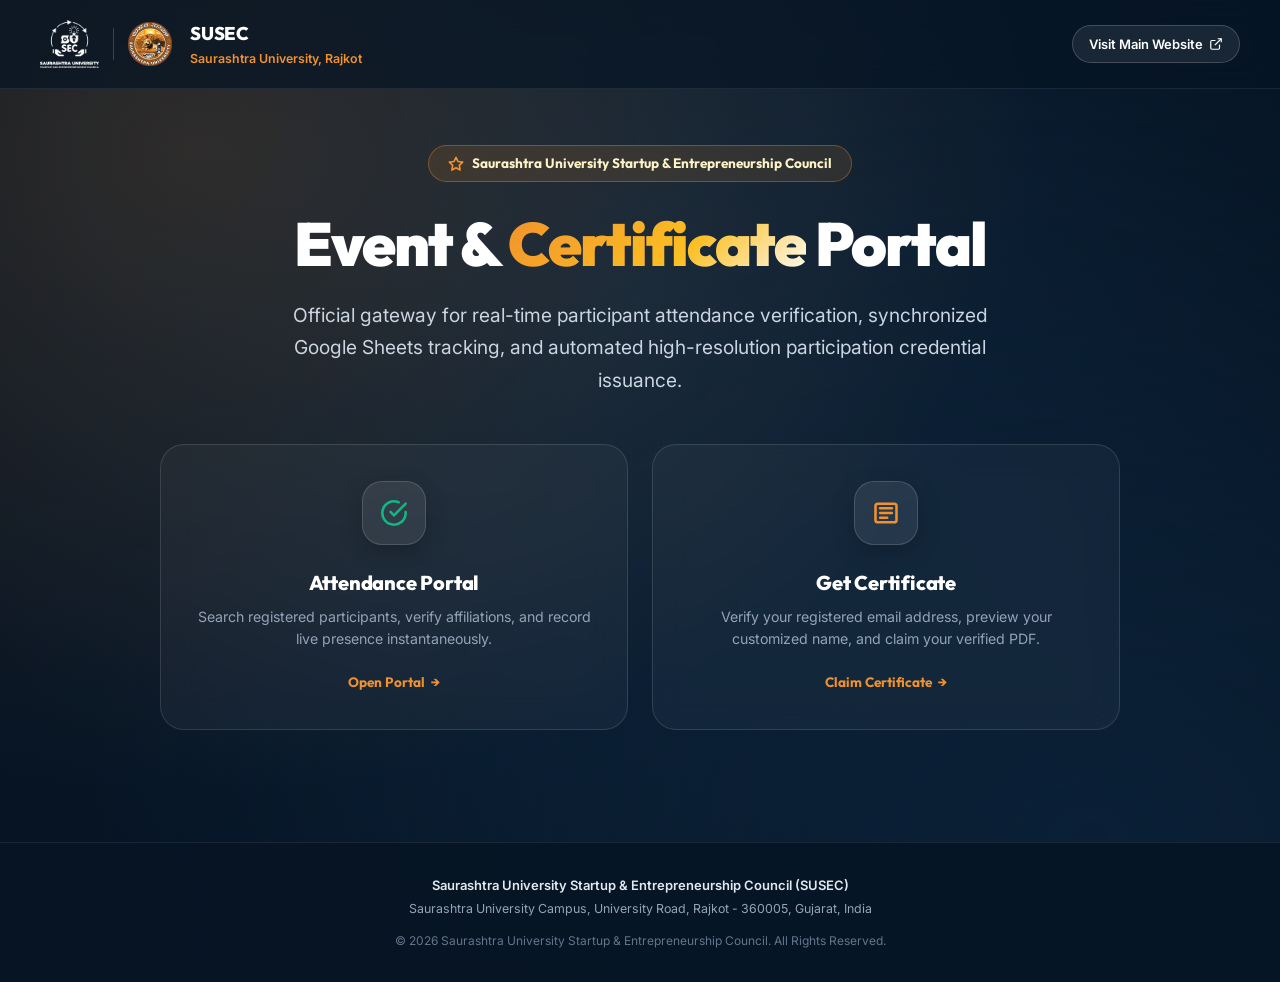
<file: index.html>
<!DOCTYPE html>
<html lang="en">

<head>
  <meta charset="UTF-8">
  <meta name="viewport" content="width=device-width, initial-scale=1.0">
  <title>SUSEC Event &amp; Certificate Portal — Saurashtra University</title>
  <meta name="description"
    content="Saurashtra University Startup &amp; Entrepreneurship Council (SUSEC) Event Attendance Management &amp; Certificate Portal">
  <meta name="referrer" content="strict-origin-when-cross-origin">
  <link rel="icon" type="image/webp" href="assets/img/favicon.webp">
  <link rel="preconnect" href="https://fonts.googleapis.com">
  <link rel="preconnect" href="https://fonts.gstatic.com" crossorigin>
  <link
    href="https://fonts.googleapis.com/css2?family=Outfit:wght@400;500;600;700;800;900&family=Inter:wght@400;500;600;700&display=swap"
    rel="stylesheet">
  <link rel="stylesheet" href="assets/css/styles.css">
  <script>
    if (window.top !== window.self) { window.top.location = window.self.location; }
  </script>
</head>

<body>
  <div class="landing-page">

    <!-- Institutional Top Navigation Bar -->
    <header class="landing-nav">
      <a href="https://susec.ac.in/" target="_blank" rel="noopener noreferrer" class="landing-brand">
        <div class="landing-brand-logos">
          <img src="assets/img/susec-logo-white.webp" alt="SUSEC Logo" class="landing-brand-logo-img">
          <div class="susec-brand-divider" style="background:rgba(255,255,255,0.18)"></div>
          <img src="assets/img/su-logo.webp" alt="Saurashtra University Logo" class="landing-su-crest-img">
        </div>
        <div class="landing-brand-text">
          <span class="landing-brand-name">SUSEC</span>
          <span class="landing-brand-tagline">Saurashtra University, Rajkot</span>
        </div>
      </a>
      <div>
        <a href="https://susec.ac.in/" target="_blank" rel="noopener noreferrer" class="susec-nav-link-btn"
          style="background:rgba(255,255,255,0.08);color:#ffffff;border-color:rgba(255,255,255,0.18)">
          <span>Visit Main Website</span>
          <svg width="14" height="14" viewBox="0 0 24 24" fill="none" stroke="currentColor" stroke-width="2">
            <path d="M18 13v6a2 2 0 0 1-2 2H5a2 2 0 0 1-2-2V8a2 2 0 0 1 2-2h6"></path>
            <polyline points="15 3 21 3 21 9"></polyline>
            <line x1="10" y1="14" x2="21" y2="3"></line>
          </svg>
        </a>
      </div>
    </header>

    <!-- Hero Content -->
    <main class="landing-hero">
      <div class="landing-content">

        <!-- Institutional Pill Badge -->
        <div class="landing-pill">
          <svg width="16" height="16" viewBox="0 0 24 24" fill="none" stroke="currentColor" stroke-width="2.5"
            stroke-linecap="round" stroke-linejoin="round" style="color:var(--susec-orange)">
            <polygon
              points="12 2 15.09 8.26 22 9.27 17 14.14 18.18 21.02 12 17.77 5.82 21.02 7 14.14 2 9.27 8.91 8.26 12 2">
            </polygon>
          </svg>
          <span>Saurashtra University Startup &amp; Entrepreneurship Council</span>
        </div>

        <!-- Heading -->
        <h1>Event &amp; <span>Certificate</span> Portal</h1>
        <p class="landing-desc">
          Official gateway for real-time participant attendance verification, synchronized Google Sheets tracking, and
          automated high-resolution participation credential issuance.
        </p>

        <!-- 3 Gateway Cards -->
        <div class="landing-cards">

          <!-- Attendance Portal Card -->
          <a href="attendance.html" class="landing-card">
            <div class="landing-card-icon">
              <svg width="28" height="28" viewBox="0 0 24 24" fill="none" stroke="#10b981" stroke-width="2.2"
                stroke-linecap="round" stroke-linejoin="round">
                <path d="M22 11.08V12a10 10 0 1 1-5.93-9.14" />
                <polyline points="22 4 12 14.01 9 11.01" />
              </svg>
            </div>
            <div class="landing-card-title">Attendance Portal</div>
            <div class="landing-card-desc">Search registered participants, verify affiliations, and record live presence
              instantaneously.</div>
            <div class="landing-card-action">
              <span>Open Portal</span> &rarr;
            </div>
          </a>

          <!-- Get Certificate Card -->
          <a href="certificate.html" class="landing-card">
            <div class="landing-card-icon">
              <svg width="28" height="28" viewBox="0 0 24 24" fill="none" stroke="#f1912d" stroke-width="2.2"
                stroke-linecap="round" stroke-linejoin="round">
                <rect x="3" y="4" width="18" height="16" rx="2" />
                <line x1="7" y1="8" x2="17" y2="8" />
                <line x1="7" y1="12" x2="17" y2="12" />
                <line x1="7" y1="16" x2="13" y2="16" />
              </svg>
            </div>
            <div class="landing-card-title">Get Certificate</div>
            <div class="landing-card-desc">Verify your registered email address, preview your customized name, and claim
              your verified PDF.</div>
            <div class="landing-card-action">
              <span>Claim Certificate</span> &rarr;
            </div>
          </a>

          <!-- Admin Console Card -->
          <!--
          <a href="admin-login.html" class="landing-card">
            <div class="landing-card-icon">
              <svg width="28" height="28" viewBox="0 0 24 24" fill="none" stroke="#60a5fa" stroke-width="2.2" stroke-linecap="round" stroke-linejoin="round">
                <rect x="3" y="11" width="18" height="11" rx="2" ry="2"/>
                <path d="M7 11V7a5 5 0 0 1 10 0v4"/>
              </svg>
            </div>
            <div class="landing-card-title">Admin Console</div>
            <div class="landing-card-desc">Configure events, manage Google Sheets integrations, Slide templates, and monitor attendance statistics.</div>
            <div class="landing-card-action">
              <span>Admin Login</span> &rarr;
            </div>
          </a>
          -->

        </div>

      </div>
    </main>

    <!-- Institutional Footer -->
    <footer class="landing-footer">
      <div style="max-width:800px;margin:0 auto;line-height:1.6">
        <p style="font-weight:600;color:#e2e8f0;margin-bottom:0.25rem">Saurashtra University Startup &amp;
          Entrepreneurship Council (SUSEC)</p>
        <p style="color:#94a3b8;font-size:0.775rem">Saurashtra University Campus, University Road, Rajkot - 360005,
          Gujarat, India</p>
        <p style="margin-top:0.75rem;font-size:0.75rem;color:#64748b">
          &copy; 2026 Saurashtra University Startup &amp; Entrepreneurship Council. All Rights Reserved.
        </p>
      </div>
    </footer>

  </div>
</body>

</html>
</file>
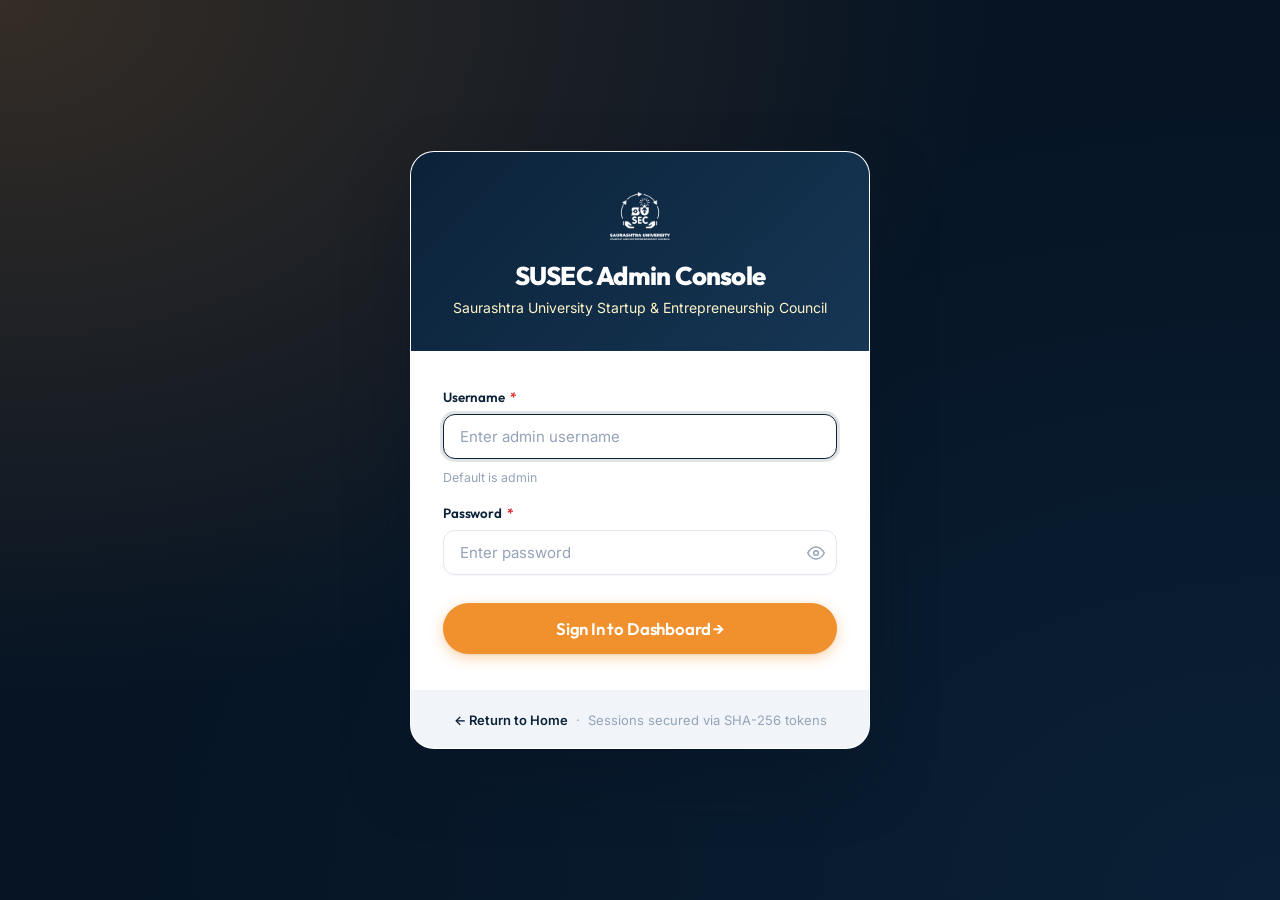
<file: admin-login.html>
<!DOCTYPE html>
<html lang="en">
<head>
  <meta charset="UTF-8">
  <meta name="viewport" content="width=device-width, initial-scale=1.0">
  <title>Admin Login — SUSEC Event &amp; Certificate Portal</title>
  <meta name="description" content="Secure administrator login for Saurashtra University Startup &amp; Entrepreneurship Council">
  <meta name="robots" content="noindex,nofollow">
  <meta name="referrer" content="strict-origin-when-cross-origin">
  <link rel="icon" type="image/webp" href="assets/img/favicon.webp">
  <link rel="preconnect" href="https://fonts.googleapis.com">
  <link rel="preconnect" href="https://fonts.gstatic.com" crossorigin>
  <link href="https://fonts.googleapis.com/css2?family=Outfit:wght@400;500;600;700;800;900&family=Inter:wght@400;500;600;700&display=swap" rel="stylesheet">
  <link rel="stylesheet" href="assets/css/styles.css">
  <script>
    if (window.top !== window.self) { window.top.location = window.self.location; }
  </script>
</head>
<body>
  <div id="toast-container"></div>
  <main class="login-page">
    <div class="login-card" role="main">
      <div class="login-header">
        <div class="login-logo">
          <img src="assets/img/susec-logo-white.webp" alt="SUSEC Logo" style="height:48px;width:auto">
        </div>
        <h1>SUSEC Admin Console</h1>
        <p>Saurashtra University Startup &amp; Entrepreneurship Council</p>
      </div>

      <div class="login-body">
        <form id="login-form" novalidate autocomplete="off">
          <div class="form-group">
            <label for="username">Username <span class="required">*</span></label>
            <input
              type="text"
              id="username"
              class="input"
              placeholder="Enter admin username"
              autocomplete="username"
              required
              autofocus
              aria-describedby="username-hint">
            <span id="username-hint" class="field-hint">Default is admin</span>
          </div>

          <div class="form-group mt-4">
            <label for="password">Password <span class="required">*</span></label>
            <div style="position:relative">
              <input
                type="password"
                id="password"
                class="input"
                placeholder="Enter password"
                autocomplete="current-password"
                required
                style="padding-right:3rem">
              <button
                type="button"
                id="toggle-password"
                class="btn btn-icon"
                style="position:absolute;right:8px;top:50%;transform:translateY(-50%);color:var(--text-tertiary);background:none;border:none;cursor:pointer;padding:4px"
                aria-label="Toggle password visibility">
                <svg id="eye-icon" width="18" height="18" viewBox="0 0 24 24" fill="none" stroke="currentColor" stroke-width="2" stroke-linecap="round" stroke-linejoin="round"><path d="M1 12s4-8 11-8 11 8 11 8-4 8-11 8-11-8-11-8z"></path><circle cx="12" cy="12" r="3"></circle></svg>
              </button>
            </div>
          </div>

          <div id="login-error" class="alert alert-danger login-error hidden" role="alert" aria-live="polite"></div>

          <button type="submit" id="btn-login" class="btn btn-primary btn-block btn-lg" style="margin-top:1.75rem">
            Sign In to Dashboard &rarr;
          </button>
        </form>

        <div id="lockout-msg" class="alert alert-warning hidden" style="margin-top:1.25rem" role="alert">
          <span class="alert-icon">&#9888;</span>
          <span id="lockout-text">Too many failed attempts. Please wait before trying again.</span>
        </div>
      </div>

      <div class="login-footer">
        <a href="index.html" style="color:var(--primary);font-weight:600">&larr; Return to Home</a>
        &nbsp;&middot;&nbsp;
        <span>Sessions secured via SHA-256 tokens</span>
      </div>
    </div>
  </main>

  <script src="assets/js/shared.js"></script>
  <script src="assets/js/auth.js"></script>
  <script src="assets/js/api.js"></script>
  <script>
    Auth.redirectIfLoggedIn('admin.html');

    const form = document.getElementById('login-form');
    const loginBtn = document.getElementById('btn-login');
    const errorEl = document.getElementById('login-error');
    const lockoutEl = document.getElementById('lockout-msg');
    const togglePwd = document.getElementById('toggle-password');

    togglePwd.addEventListener('click', () => {
      const pwd = document.getElementById('password');
      const isPwd = pwd.type === 'password';
      pwd.type = isPwd ? 'text' : 'password';
      togglePwd.innerHTML = isPwd
        ? `<svg width="18" height="18" viewBox="0 0 24 24" fill="none" stroke="currentColor" stroke-width="2" stroke-linecap="round" stroke-linejoin="round"><path d="M17.94 17.94A10.07 10.07 0 0 1 12 20c-7 0-11-8-11-8a18.45 18.45 0 0 1 5.06-5.94M9.9 4.24A9.12 9.12 0 0 1 12 4c7 0 11 8 11 8a18.5 18.5 0 0 1-2.16 3.19m-6.72-1.07a3 3 0 1 1-4.24-4.24"></path><line x1="1" y1="1" x2="23" y2="23"></line></svg>`
        : `<svg width="18" height="18" viewBox="0 0 24 24" fill="none" stroke="currentColor" stroke-width="2" stroke-linecap="round" stroke-linejoin="round"><path d="M1 12s4-8 11-8 11 8 11 8-4 8-11 8-11-8-11-8z"></path><circle cx="12" cy="12" r="3"></circle></svg>`;
    });

    form.addEventListener('submit', async (e) => {
      e.preventDefault();
      errorEl.classList.add('hidden');
      lockoutEl.classList.add('hidden');

      const username = document.getElementById('username').value.trim();
      const password = document.getElementById('password').value;

      if (!username || !password) {
        showAlert('login-error', 'Please enter both username and password.', 'danger');
        return;
      }

      setButtonLoading(loginBtn, true, 'Signing In…');

      try {
        const res = await API.adminLogin(username, password);
        Auth.saveSession(res.data.token, res.data.username, res.data.expiresAt);
        Toast.success('Welcome, ' + res.data.username + '!');
        setTimeout(() => { window.location.href = 'admin.html'; }, 500);
      } catch (err) {
        setButtonLoading(loginBtn, false);
        if (err.message && err.message.toLowerCase().includes('locked')) {
          document.getElementById('lockout-text').textContent = err.message;
          lockoutEl.classList.remove('hidden');
        } else {
          showAlert('login-error', err.message || 'Invalid credentials. Please try again.', 'danger');
        }
        document.getElementById('password').value = '';
        document.getElementById('password').focus();
      }
    });
  </script>
</body>
</html>
</file>
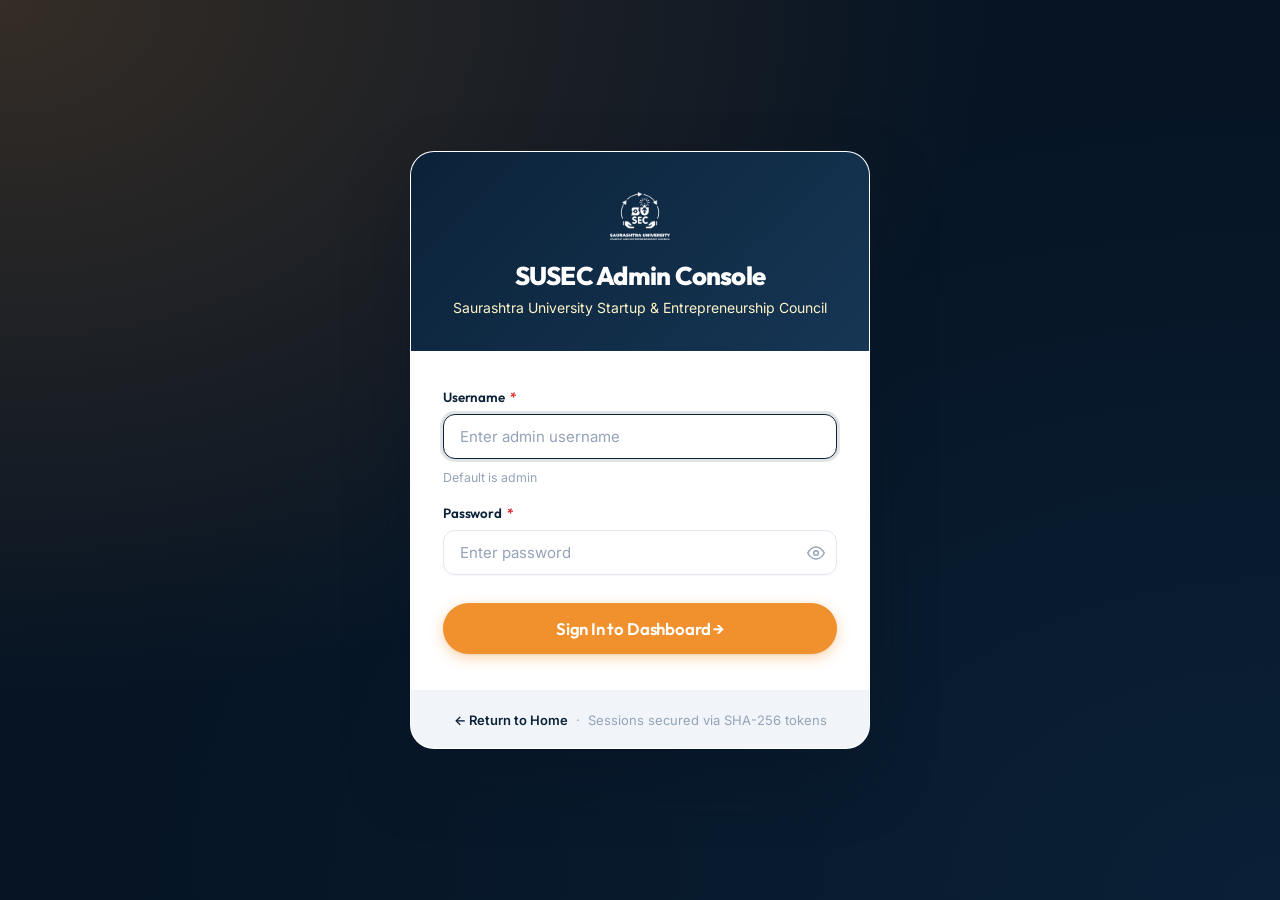
<file: admin.html>
<!DOCTYPE html>
<html lang="en">
<head>
  <meta charset="UTF-8">
  <meta name="viewport" content="width=device-width, initial-scale=1.0">
  <title>Admin Dashboard — SUSEC Event &amp; Certificate Portal</title>
  <meta name="robots" content="noindex,nofollow">
  <meta name="referrer" content="strict-origin-when-cross-origin">
  <link rel="icon" type="image/webp" href="assets/img/favicon.webp">
  <link rel="preconnect" href="https://fonts.googleapis.com">
  <link rel="preconnect" href="https://fonts.gstatic.com" crossorigin>
  <link href="https://fonts.googleapis.com/css2?family=Outfit:wght@400;500;600;700;800;900&family=Inter:wght@400;500;600;700&family=JetBrains+Mono:wght@400;500;600&display=swap" rel="stylesheet">
  <link rel="stylesheet" href="assets/css/styles.css">
  <script>
    if (window.top !== window.self) { window.top.location = window.self.location; }
  </script>
</head>
<body>
<div id="toast-container"></div>

<!-- Admin Layout -->
<div class="admin-layout">

  <!-- Sidebar -->
  <aside class="sidebar" id="sidebar" role="navigation" aria-label="Admin navigation">
    <div class="sidebar-header">
      <div class="sidebar-logo">
        <img src="assets/img/susec-logo-white.webp" alt="SUSEC Logo" style="height:36px;width:auto">
      </div>
      <div>
        <div class="sidebar-title">SUSEC Portal</div>
        <div class="sidebar-subtitle">Admin Console</div>
      </div>
    </div>

    <nav class="sidebar-nav">
      <div class="nav-section">
        <div class="nav-section-label">Overview</div>
        <button class="nav-item active" data-section="dashboard">
          <span class="nav-icon">
            <svg width="18" height="18" viewBox="0 0 24 24" fill="none" stroke="currentColor" stroke-width="2" stroke-linecap="round" stroke-linejoin="round"><rect x="3" y="3" width="7" height="9"></rect><rect x="14" y="3" width="7" height="5"></rect><rect x="14" y="12" width="7" height="9"></rect><rect x="3" y="16" width="7" height="5"></rect></svg>
          </span>
          <span>Dashboard</span>
        </button>
      </div>

      <div class="nav-section">
        <div class="nav-section-label">Event Operations</div>
        <button class="nav-item" data-section="events">
          <span class="nav-icon">
            <svg width="18" height="18" viewBox="0 0 24 24" fill="none" stroke="currentColor" stroke-width="2" stroke-linecap="round" stroke-linejoin="round"><rect x="3" y="4" width="18" height="18" rx="2" ry="2"></rect><line x1="16" y1="2" x2="16" y2="6"></line><line x1="8" y1="2" x2="8" y2="6"></line><line x1="3" y1="10" x2="21" y2="10"></line></svg>
          </span>
          <span>All Events</span>
        </button>
        <button class="nav-item" data-section="bulk-attendance">
          <span class="nav-icon">
            <svg width="18" height="18" viewBox="0 0 24 24" fill="none" stroke="currentColor" stroke-width="2" stroke-linecap="round" stroke-linejoin="round"><path d="M9 11l3 3L22 4"></path><path d="M21 12v7a2 2 0 0 1-2 2H5a2 2 0 0 1-2-2V5a2 2 0 0 1 2-2h11"></path></svg>
          </span>
          <span>Bulk Attendance</span>
        </button>
      </div>

      <div class="nav-section">
        <div class="nav-section-label">Portals</div>
        <a href="attendance.html" target="_blank" rel="noopener noreferrer" class="nav-item" style="text-decoration:none">
          <span class="nav-icon">
            <svg width="18" height="18" viewBox="0 0 24 24" fill="none" stroke="currentColor" stroke-width="2" stroke-linecap="round" stroke-linejoin="round"><path d="M17 21v-2a4 4 0 0 0-4-4H5a4 4 0 0 0-4 4v2"></path><circle cx="9" cy="7" r="4"></circle><path d="M23 21v-2a4 4 0 0 0-3-3.87"></path><path d="M16 3.13a4 4 0 0 1 0 7.75"></path></svg>
          </span>
          <span>Attendance Desk</span>
          <svg width="12" height="12" viewBox="0 0 24 24" fill="none" stroke="currentColor" stroke-width="2" style="margin-left:auto;opacity:0.6"><path d="M18 13v6a2 2 0 0 1-2 2H5a2 2 0 0 1-2-2V8a2 2 0 0 1 2-2h6"></path><polyline points="15 3 21 3 21 9"></polyline><line x1="10" y1="14" x2="21" y2="3"></line></svg>
        </a>
        <a href="certificate.html" target="_blank" rel="noopener noreferrer" class="nav-item" style="text-decoration:none">
          <span class="nav-icon">
            <svg width="18" height="18" viewBox="0 0 24 24" fill="none" stroke="currentColor" stroke-width="2" stroke-linecap="round" stroke-linejoin="round"><rect x="3" y="4" width="18" height="16" rx="2"></rect><line x1="7" y1="8" x2="17" y2="8"></line><line x1="7" y1="12" x2="17" y2="12"></line><line x1="7" y1="16" x2="13" y2="16"></line></svg>
          </span>
          <span>Certificate Desk</span>
          <svg width="12" height="12" viewBox="0 0 24 24" fill="none" stroke="currentColor" stroke-width="2" style="margin-left:auto;opacity:0.6"><path d="M18 13v6a2 2 0 0 1-2 2H5a2 2 0 0 1-2-2V8a2 2 0 0 1 2-2h6"></path><polyline points="15 3 21 3 21 9"></polyline><line x1="10" y1="14" x2="21" y2="3"></line></svg>
        </a>
        <a href="index.html" target="_blank" rel="noopener noreferrer" class="nav-item" style="text-decoration:none">
          <span class="nav-icon">
            <svg width="18" height="18" viewBox="0 0 24 24" fill="none" stroke="currentColor" stroke-width="2" stroke-linecap="round" stroke-linejoin="round"><path d="M3 9l9-7 9 7v11a2 2 0 0 1-2 2H5a2 2 0 0 1-2-2z"></path><polyline points="9 22 9 12 15 12 15 22"></polyline></svg>
          </span>
          <span>Portal Gateway</span>
          <svg width="12" height="12" viewBox="0 0 24 24" fill="none" stroke="currentColor" stroke-width="2" style="margin-left:auto;opacity:0.6"><path d="M18 13v6a2 2 0 0 1-2 2H5a2 2 0 0 1-2-2V8a2 2 0 0 1 2-2h6"></path><polyline points="15 3 21 3 21 9"></polyline><line x1="10" y1="14" x2="21" y2="3"></line></svg>
        </a>
      </div>

      <div class="nav-section">
        <div class="nav-section-label">Account</div>
        <button class="nav-item" data-section="settings">
          <span class="nav-icon">
            <svg width="18" height="18" viewBox="0 0 24 24" fill="none" stroke="currentColor" stroke-width="2" stroke-linecap="round" stroke-linejoin="round"><circle cx="12" cy="12" r="3"></circle><path d="M19.4 15a1.65 1.65 0 0 0 .33 1.82l.06.06a2 2 0 0 1 0 2.83 2 2 0 0 1-2.83 0l-.06-.06a1.65 1.65 0 0 0-1.82-.33 1.65 1.65 0 0 0-1 1.51V21a2 2 0 0 1-2 2 2 2 0 0 1-2-2v-.09A1.65 1.65 0 0 0 9 19.4a1.65 1.65 0 0 0-1.82.33l-.06.06a2 2 0 0 1-2.83 0 2 2 0 0 1 0-2.83l.06-.06a1.65 1.65 0 0 0 .33-1.82 1.65 1.65 0 0 0-1.51-1H3a2 2 0 0 1-2-2 2 2 0 0 1 2-2h.09A1.65 1.65 0 0 0 4.6 9a1.65 1.65 0 0 0-.33-1.82l-.06-.06a2 2 0 0 1 0-2.83 2 2 0 0 1 2.83 0l.06.06a1.65 1.65 0 0 0 1.82.33H9a1.65 1.65 0 0 0 1-1.51V3a2 2 0 0 1 2-2 2 2 0 0 1 2 2v.09a1.65 1.65 0 0 0 1 1.51 1.65 1.65 0 0 0 1.82-.33l.06-.06a2 2 0 0 1 2.83 0 2 2 0 0 1 0 2.83l-.06.06a1.65 1.65 0 0 0-.33 1.82V9a1.65 1.65 0 0 0 1.51 1H21a2 2 0 0 1 2 2 2 2 0 0 1-2 2h-.09a1.65 1.65 0 0 0-1.51 1z"></path></svg>
          </span>
          <span>Security &amp; Settings</span>
        </button>
      </div>
    </nav>

    <div class="sidebar-footer">
      <div class="sidebar-user">
        <div class="sidebar-avatar" id="sidebar-avatar">A</div>
        <span class="sidebar-username" id="sidebar-username">Admin</span>
        <button class="sidebar-logout" id="btn-logout" title="Sign out" aria-label="Sign out">
          <svg width="18" height="18" viewBox="0 0 24 24" fill="none" stroke="currentColor" stroke-width="2" stroke-linecap="round" stroke-linejoin="round"><path d="M9 21H5a2 2 0 0 1-2-2V5a2 2 0 0 1 2-2h4"></path><polyline points="16 17 21 12 16 7"></polyline><line x1="21" y1="12" x2="9" y2="12"></line></svg>
        </button>
      </div>
    </div>
  </aside>
  <div class="sidebar-overlay" id="sidebar-overlay"></div>

  <!-- Main Content -->
  <div class="main-content">
    <header class="topbar">
      <div style="display:flex;align-items:center;gap:1rem">
        <button class="mobile-menu-btn" id="mobile-menu-btn" aria-label="Open sidebar menu">
          <svg width="22" height="22" viewBox="0 0 24 24" fill="none" stroke="currentColor" stroke-width="2" stroke-linecap="round" stroke-linejoin="round"><line x1="3" y1="12" x2="21" y2="12"></line><line x1="3" y1="6" x2="21" y2="6"></line><line x1="3" y1="18" x2="21" y2="18"></line></svg>
        </button>
        <div style="display:flex;align-items:center;gap:0.75rem">
          <img src="assets/img/su-logo.webp" alt="Saurashtra University" style="height:34px;width:auto">
          <h1 class="topbar-title" id="topbar-title">Dashboard</h1>
        </div>
      </div>
      <div class="topbar-actions">
        <a href="index.html" class="btn btn-sm btn-outline">
          <svg width="14" height="14" viewBox="0 0 24 24" fill="none" stroke="currentColor" stroke-width="2"><path d="M3 9l9-7 9 7v11a2 2 0 0 1-2 2H5a2 2 0 0 1-2-2z"></path><polyline points="9 22 9 12 15 12 15 22"></polyline></svg>
          <span>Portal Home</span>
        </a>
        <button class="btn btn-sm btn-primary" id="btn-create-event" onclick="openCreateEventModal()">
          <svg width="15" height="15" viewBox="0 0 24 24" fill="none" stroke="currentColor" stroke-width="2.5" stroke-linecap="round" stroke-linejoin="round"><line x1="12" y1="5" x2="12" y2="19"></line><line x1="5" y1="12" x2="19" y2="12"></line></svg>
          <span>Create Event</span>
        </button>
      </div>
    </header>

    <!-- ── SECTION: Dashboard ── -->
    <section id="section-dashboard" class="admin-section page-content">
      <div class="page-header">
        <h1>SUSEC Events Overview</h1>
        <p>Live status of your department events, registrations, and portal activations.</p>
      </div>

      <div id="dashboard-error" class="alert alert-danger hidden" style="margin-bottom:1.5rem"></div>

      <!-- Quick Metrics -->
      <div class="stats-grid">
        <div class="stat-card">
          <div class="stat-icon" style="background:#f0f7ff;color:var(--susec-navy)">
            <svg width="24" height="24" viewBox="0 0 24 24" fill="none" stroke="currentColor" stroke-width="2.2" stroke-linecap="round" stroke-linejoin="round"><rect x="3" y="4" width="18" height="18" rx="2" ry="2"></rect><line x1="16" y1="2" x2="16" y2="6"></line><line x1="8" y1="2" x2="8" y2="6"></line><line x1="3" y1="10" x2="21" y2="10"></line></svg>
          </div>
          <div>
            <div class="stat-value" id="stat-total-events">—</div>
            <div class="stat-label">Total Events Configured</div>
          </div>
        </div>

        <div class="stat-card">
          <div class="stat-icon" style="background:#ecfdf5;color:#059669">
            <svg width="24" height="24" viewBox="0 0 24 24" fill="none" stroke="currentColor" stroke-width="2.2" stroke-linecap="round" stroke-linejoin="round"><polygon points="13 2 3 14 12 14 11 22 21 10 12 10 13 2"></polygon></svg>
          </div>
          <div>
            <div class="stat-value" id="stat-active-events">—</div>
            <div class="stat-label">Active Portals Live</div>
          </div>
        </div>

        <div class="stat-card">
          <div class="stat-icon" style="background:#fef3c7;color:#d97706">
            <svg width="24" height="24" viewBox="0 0 24 24" fill="none" stroke="currentColor" stroke-width="2.2" stroke-linecap="round" stroke-linejoin="round"><rect x="3" y="4" width="18" height="16" rx="2"/><line x1="7" y1="8" x2="17" y2="8"/><line x1="7" y1="12" x2="17" y2="12"/><line x1="7" y1="16" x2="13" y2="16"/></svg>
          </div>
          <div>
            <div class="stat-value" id="stat-cert-events">—</div>
            <div class="stat-label">Certificates Enabled</div>
          </div>
        </div>
      </div>

      <!-- Events Grid Header -->
      <div style="display:flex;justify-content:space-between;align-items:center;margin-bottom:1.25rem">
        <h2 style="font-size:1.25rem;font-weight:800;letter-spacing:-0.02em">Configured Events</h2>
        <button class="btn btn-sm btn-primary" onclick="openCreateEventModal()">
          <svg width="15" height="15" viewBox="0 0 24 24" fill="none" stroke="currentColor" stroke-width="2.5" stroke-linecap="round" stroke-linejoin="round"><line x1="12" y1="5" x2="12" y2="19"></line><line x1="5" y1="12" x2="19" y2="12"></line></svg>
          <span>Add New Event</span>
        </button>
      </div>

      <div class="events-grid" id="events-grid">
        <div class="skeleton" style="height:220px;border-radius:var(--radius-xl)"></div>
        <div class="skeleton" style="height:220px;border-radius:var(--radius-xl)"></div>
      </div>
    </section>

    <!-- ── SECTION: All Events ── -->
    <section id="section-events" class="admin-section page-content hidden">
      <div class="page-header">
        <h1>All Events</h1>
        <p>Manage, edit, or configure settings for each active or historical event.</p>
      </div>
      <div class="events-grid" id="events-grid-2"></div>
    </section>

    <!-- ── SECTION: Bulk Attendance ── -->
    <section id="section-bulk-attendance" class="admin-section page-content hidden">
      <div class="page-header">
        <h1>Bulk Attendance Marking</h1>
        <p>Rapidly review participants and record attendance in batch.</p>
      </div>
      <div class="card">
        <div class="card-body">
          <div class="form-group" style="max-width:440px;margin-bottom:1.5rem">
            <label for="bulk-event-selector">Select Target Event</label>
            <select class="select" id="bulk-event-selector" onchange="loadBulkSection(this.value)">
              <option value="">— Choose Event —</option>
            </select>
          </div>

          <div style="display:flex;gap:0.75rem;margin-bottom:1.25rem;flex-wrap:wrap">
            <button class="btn btn-outline btn-sm" onclick="selectAllBulk()">Select All Unmarked</button>
            <button class="btn btn-primary btn-sm" onclick="submitBulkAttendance()">
              <svg width="15" height="15" viewBox="0 0 24 24" fill="none" stroke="currentColor" stroke-width="2.5" stroke-linecap="round" stroke-linejoin="round"><polyline points="20 6 9 17 4 12"></polyline></svg>
              <span>Mark <strong id="bulk-selected-count">0</strong> Present</span>
            </button>
          </div>

          <div class="alert alert-warning" style="margin-bottom:1.25rem">
            <span class="alert-icon">&#9888;</span>
            <span>Bulk attendance directly updates rows in your connected Google Sheet.</span>
          </div>

          <div class="table-wrap">
            <table>
              <thead>
                <tr>
                  <th style="width:48px">Select</th>
                  <th>Participant Name</th>
                  <th>Institution / Affiliation</th>
                  <th>Attendance Status</th>
                </tr>
              </thead>
              <tbody id="bulk-att-tbody">
                <tr><td colspan="4" class="text-center" style="padding:40px;color:var(--text-tertiary)">Select an event from the dropdown to load registered attendees.</td></tr>
              </tbody>
            </table>
          </div>
        </div>
      </div>
    </section>

    <!-- ── SECTION: Settings ── -->
    <section id="section-settings" class="admin-section page-content hidden">
      <div class="page-header">
        <h1>Account &amp; Security</h1>
        <p>Update administrator credentials and manage secure session tokens.</p>
      </div>
      <div class="card" style="max-width:520px">
        <div class="card-header">
          <div>
            <div class="card-title">Change Password</div>
            <div class="card-subtitle">Passwords must be at least 12 characters long.</div>
          </div>
        </div>
        <div class="card-body">
          <div class="form-group">
            <label for="curr-password">Current Password</label>
            <input type="password" id="curr-password" class="input" placeholder="Enter current password" autocomplete="current-password">
          </div>
          <div class="form-group mt-4">
            <label for="new-password">New Password</label>
            <input type="password" id="new-password" class="input" placeholder="New strong password (min 12 chars)" autocomplete="new-password">
          </div>
          <div class="form-group mt-4">
            <label for="confirm-password">Confirm New Password</label>
            <input type="password" id="confirm-password" class="input" placeholder="Re-enter new password" autocomplete="new-password">
          </div>
        </div>
        <div class="card-footer">
          <button class="btn btn-danger" id="btn-change-password">
            <span>Update Admin Password</span>
          </button>
        </div>
      </div>
    </section>

  </div><!-- /main-content -->
</div><!-- /admin-layout -->

<!-- ── Event Config Modal ── -->
<div class="modal-overlay" id="event-modal" role="dialog" aria-modal="true" aria-labelledby="event-modal-title">
  <div class="modal" style="max-width:860px">
    <div class="modal-header">
      <h2 class="modal-title" id="event-modal-title">Configure Event</h2>
      <button class="modal-close" id="btn-cancel-event" aria-label="Close modal">&times;</button>
    </div>
    <div class="modal-body">
      <div id="event-form-error" class="alert alert-danger hidden" style="margin-bottom:1.25rem"></div>
      <form id="event-form" novalidate>
        <p id="ev-event-id-display" class="text-xs font-mono" style="color:var(--text-tertiary);margin-bottom:1.25rem"></p>

        <div class="form-row form-row-2" style="margin-bottom:1.25rem">
          <div class="form-group">
            <label for="ev-event-name">Event Title <span class="required">*</span></label>
            <input id="ev-event-name" class="input" type="text" placeholder="e.g. National Robotics Symposium" required>
          </div>
          <div class="form-group">
            <label for="ev-event-date">Event Date <span class="required">*</span></label>
            <input id="ev-event-date" class="input" type="date" required>
          </div>
        </div>

        <div class="form-row form-row-3" style="margin-bottom:1.5rem">
          <div class="form-group">
            <label for="ev-start-time">Start Time</label>
            <input id="ev-start-time" class="input" type="time">
          </div>
          <div class="form-group">
            <label for="ev-end-time">End Time</label>
            <input id="ev-end-time" class="input" type="time">
          </div>
          <div class="form-group">
            <label for="ev-event-type">Format</label>
            <select id="ev-event-type" class="select">
              <option value="online">Online / Virtual</option>
              <option value="offline">In-Person / Offline</option>
            </select>
          </div>
        </div>

        <hr class="divider">
        <h3 style="font-size:1.05rem;font-weight:800;margin-bottom:0.85rem">Registration Spreadsheet (Google Sheets)</h3>
        <div class="form-group" style="margin-bottom:1rem">
          <label for="ev-spreadsheet-id">Google Spreadsheet ID <span class="required">*</span></label>
          <input id="ev-spreadsheet-id" class="input" type="text" placeholder="e.g. 13XKdYV14zpg_T05F689qBmsKba6AgnQS9ZNRJ-s2d-E" required>
          <span class="field-hint">From URL: docs.google.com/spreadsheets/d/<strong>ID</strong>/edit</span>
        </div>
        <div class="form-group" style="margin-bottom:1rem">
          <label for="ev-worksheet-name">Worksheet Tab Name <span class="required">*</span></label>
          <select id="ev-worksheet-name" class="select col-selector" disabled>
            <option value="">— Enter Spreadsheet ID first —</option>
          </select>
        </div>
        <div id="sample-preview" style="margin-bottom:1rem"></div>

        <hr class="divider">
        <h3 style="font-size:1.05rem;font-weight:800;margin-bottom:0.85rem">Event Filtering Mode</h3>
        <div class="form-row form-row-2" style="margin-bottom:1rem">
          <div class="form-group">
            <label for="ev-filter-mode">Filter Strategy</label>
            <select id="ev-filter-mode" class="select">
              <option value="interest">Interest / Multi-Event Column Filter</option>
              <option value="all">Include All Rows in Sheet</option>
            </select>
          </div>
          <div class="form-group">
            <label for="ev-interest-column">Interest Column</label>
            <select id="ev-interest-column" class="select col-selector" disabled>
              <option value="">— Select worksheet first —</option>
            </select>
          </div>
        </div>
        <div class="form-row form-row-2" style="margin-bottom:1rem">
          <div class="form-group">
            <label for="ev-interest-value-dropdown">Detected Values</label>
            <select id="ev-interest-value-dropdown" class="select" disabled>
              <option value="">— Select interest column first —</option>
            </select>
          </div>
          <div class="form-group">
            <label for="ev-interest-value">Interest Match Value <span class="required">*</span></label>
            <input id="ev-interest-value" class="input" type="text" placeholder="e.g. Robotics Workshop" required>
          </div>
        </div>

        <hr class="divider">
        <h3 style="font-size:1.05rem;font-weight:800;margin-bottom:0.85rem">Column Mappings</h3>
        <div class="form-row form-row-2" style="margin-bottom:1rem">
          <div class="form-group">
            <label for="ev-name-column">Full Name Column <span class="required">*</span></label>
            <select id="ev-name-column" class="select col-selector" required disabled><option value="">—</option></select>
          </div>
          <div class="form-group">
            <label for="ev-email-column">Email Address Column <span class="required">*</span></label>
            <select id="ev-email-column" class="select col-selector" required disabled><option value="">—</option></select>
          </div>
          <div class="form-group">
            <label for="ev-institution-column">Institution / College Column</label>
            <select id="ev-institution-column" class="select col-selector" disabled><option value="">—</option></select>
          </div>
          <div class="form-group">
            <label for="ev-status-column">Attendance Status Column <span class="required">*</span></label>
            <select id="ev-status-column" class="select col-selector" required disabled><option value="">—</option></select>
          </div>
          <div class="form-group">
            <label for="ev-attendance-ts-column">Attendance Timestamp Column</label>
            <select id="ev-attendance-ts-column" class="select col-selector" disabled><option value="">—</option></select>
          </div>
          <div class="form-group">
            <label for="ev-cert-name-column">Certificate Printed Name Column</label>
            <select id="ev-cert-name-column" class="select col-selector" disabled><option value="">—</option></select>
          </div>
          <div class="form-group">
            <label for="ev-cert-status-column">Certificate Status Column</label>
            <select id="ev-cert-status-column" class="select col-selector" disabled><option value="">—</option></select>
          </div>
          <div class="form-group">
            <label for="ev-cert-url-column">Certificate URL Column</label>
            <select id="ev-cert-url-column" class="select col-selector" disabled><option value="">—</option></select>
          </div>
        </div>

        <hr class="divider">
        <h3 style="font-size:1.05rem;font-weight:800;margin-bottom:0.85rem">Certificate Generation Engine (Google Slides &amp; Drive)</h3>
        <div class="form-row form-row-2">
          <div class="form-group">
            <label for="ev-slides-template-id">Google Slides Template ID <span class="required">*</span></label>
            <input id="ev-slides-template-id" class="input" type="text" placeholder="Slides ID from presentation URL">
            <span class="field-hint">docs.google.com/presentation/d/<strong>TEMPLATE_ID</strong>/edit</span>
          </div>
          <div class="form-group">
            <label for="ev-output-folder-id">Output Drive Folder ID <span class="required">*</span></label>
            <input id="ev-output-folder-id" class="input" type="text" placeholder="Folder ID where PDFs are saved">
            <span class="field-hint">drive.google.com/drive/folders/<strong>FOLDER_ID</strong></span>
          </div>
        </div>
      </form>
    </div>
    <div class="modal-footer">
      <button class="btn btn-outline" id="btn-cancel-event-footer" onclick="closeEventModal()">Cancel</button>
      <button class="btn btn-primary" id="btn-save-event">Save Event Configuration</button>
    </div>
  </div>
</div>

<script src="assets/js/shared.js"></script>
<script src="assets/js/auth.js"></script>
<script src="assets/js/api.js"></script>
<script src="assets/js/admin.js"></script>
<script>
  document.addEventListener('DOMContentLoaded', async () => {
    try {
      const res = await API.listAdminEvents();
      const events = Array.isArray(res.data) ? res.data : (res.data?.events || res.events || []);
      const sel = document.getElementById('bulk-event-selector');
      if (sel) {
        sel.innerHTML = '<option value="">— Choose Event —</option>';
        events.forEach(ev => {
          const opt = document.createElement('option');
          opt.value = ev.eventId || ev.eventID;
          opt.textContent = ev.eventName + ' (' + formatDate(ev.eventDate) + ')';
          sel.appendChild(opt);
        });
      }
    } catch {}
  });
</script>
</body>
</html>
</file>
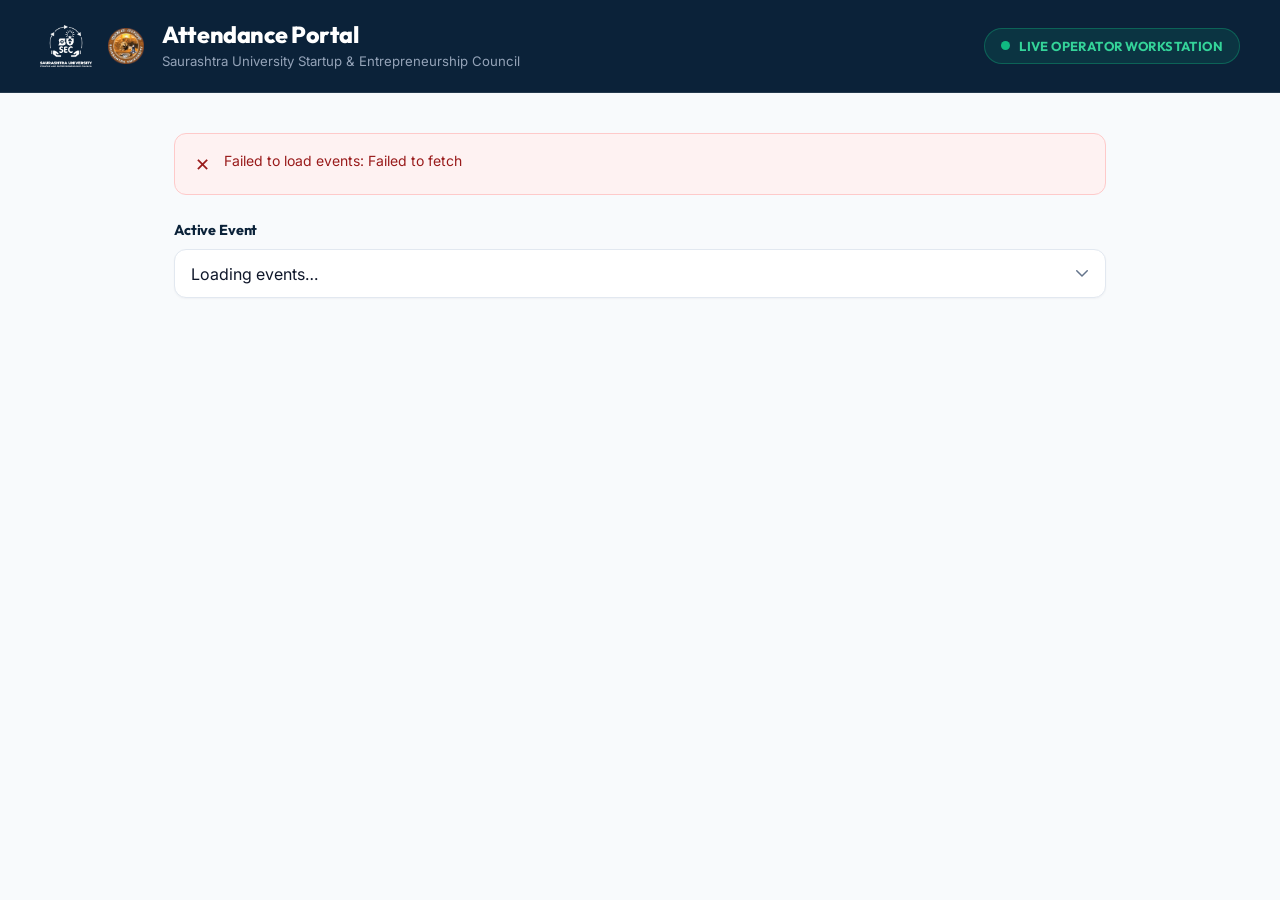
<file: attendance.html>
<!DOCTYPE html>
<html lang="en">
<head>
  <meta charset="UTF-8">
  <meta name="viewport" content="width=device-width, initial-scale=1.0">
  <title>Attendance Operator Portal — SUSEC | Saurashtra University</title>
  <meta name="description" content="Live attendance verification and presence marking for SUSEC registered participants">
  <meta name="referrer" content="strict-origin-when-cross-origin">
  <link rel="icon" type="image/webp" href="assets/img/favicon.webp">
  <link rel="preconnect" href="https://fonts.googleapis.com">
  <link rel="preconnect" href="https://fonts.gstatic.com" crossorigin>
  <link href="https://fonts.googleapis.com/css2?family=Outfit:wght@400;500;600;700;800;900&family=Inter:wght@400;500;600;700&family=JetBrains+Mono:wght@400;500&display=swap" rel="stylesheet">
  <link rel="stylesheet" href="assets/css/styles.css">
  <script>
    if (window.top !== window.self) { window.top.location = window.self.location; }
  </script>
</head>
<body class="attendance-page">
<div id="toast-container"></div>

<!-- Operator Header -->
<header class="attendance-header">
  <div class="header-brand-group">
    <div class="attendance-header-brand">
      <img src="assets/img/susec-logo-white.webp" alt="SUSEC Logo" class="brand-logo-main">
      <img src="assets/img/su-logo.webp" alt="Saurashtra University Crest" class="brand-logo-sub" style="height:36px;width:auto">
    </div>
    <div class="attendance-header-left">
      <h1>Attendance Portal</h1>
      <p class="brand-subtitle">Saurashtra University Startup &amp; Entrepreneurship Council</p>
    </div>
  </div>
  <div class="operator-badge-tag" aria-label="Status: Live Operator Workstation">
    <span class="operator-pulse-dot" aria-hidden="true"></span>
    <span class="badge-label-full">Live Operator Workstation</span>
    <span class="badge-label-short">Operator</span>
  </div>
</header>

<!-- Main Container -->
<main class="attendance-body">

  <!-- Event Loading Error -->
  <div id="event-load-error" class="alert alert-danger hidden" style="margin-bottom:1.5rem"></div>

  <!-- Event Selector -->
  <div class="event-select-wrap">
    <label class="event-select-label" for="event-selector">
      Active Event
    </label>
    <select class="select" id="event-selector" aria-label="Select event for attendance" style="background-color:#ffffff;font-size:1rem;padding:0.85rem 1rem">
      <option value="">Loading events…</option>
    </select>
  </div>

  <!-- Empty State -->
  <div id="no-events-msg" class="empty-state hidden">
    <div class="empty-state-icon">
      <svg width="48" height="48" viewBox="0 0 24 24" fill="none" stroke="currentColor" stroke-width="1.5" stroke-linecap="round" stroke-linejoin="round" style="color:var(--text-tertiary)"><rect x="3" y="4" width="18" height="18" rx="2" ry="2"></rect><line x1="16" y1="2" x2="16" y2="6"></line><line x1="8" y1="2" x2="8" y2="6"></line><line x1="3" y1="10" x2="21" y2="10"></line></svg>
    </div>
    <h3>No Active Events</h3>
    <p>There are no attendance-enabled events available right now. Please enable attendance in the admin portal.</p>
  </div>

  <!-- Event Meta Information Banner -->
  <div id="event-info-panel" class="card hidden" style="margin-bottom:1.5rem">
    <div class="card-body" style="padding:1.25rem 1.5rem">
      <div style="display:flex;gap:2rem;flex-wrap:wrap;align-items:center">
        <div>
          <div style="font-size:0.75rem;text-transform:uppercase;letter-spacing:0.06em;color:var(--text-tertiary);font-weight:700">Event Name</div>
          <div style="font-weight:800;font-size:1.15rem;color:var(--text-primary)" id="event-info-name">—</div>
        </div>
        <div>
          <div style="font-size:0.75rem;text-transform:uppercase;letter-spacing:0.06em;color:var(--text-tertiary);font-weight:700">Date</div>
          <div style="font-weight:600;font-size:0.95rem" id="event-info-date">—</div>
        </div>
        <div>
          <div style="font-size:0.75rem;text-transform:uppercase;letter-spacing:0.06em;color:var(--text-tertiary);font-weight:700">Delivery Format</div>
          <div style="font-weight:600;font-size:0.95rem;text-transform:capitalize" id="event-info-type">—</div>
        </div>
      </div>
    </div>
  </div>

  <!-- Deactivated Alert -->
  <div id="event-deactivated-msg" class="alert alert-warning hidden" style="margin-bottom:1.5rem">
    <span class="alert-icon">&#9888;</span>
    <span>Attendance has been deactivated for this event. No new attendance entries can be recorded.</span>
  </div>

  <!-- Search & Marking Panel -->
  <div id="attendance-panel" class="hidden">
    <!-- Live Search -->
    <div class="search-container">
      <label for="attendance-search" class="sr-only">Search participant by name, email or institution</label>
      <div class="search-input-wrap">
        <span class="search-icon" aria-hidden="true">
          <svg width="20" height="20" viewBox="0 0 24 24" fill="none" stroke="currentColor" stroke-width="2" stroke-linecap="round" stroke-linejoin="round"><circle cx="11" cy="11" r="8"></circle><line x1="21" y1="21" x2="16.65" y2="16.65"></line></svg>
        </span>
        <input
          type="search"
          id="attendance-search"
          class="search-input"
          placeholder="Search by full name, registered email, or institution…"
          autocomplete="off"
          aria-label="Search participants"
          aria-autocomplete="list"
          aria-controls="search-results">
        <div class="search-spinner hidden" id="search-spinner">
          <div class="spinner spinner-sm"></div>
        </div>
      </div>
      <div id="search-results" role="listbox" aria-label="Search results"></div>
    </div>

    <!-- Error container -->
    <div id="mark-error" class="alert alert-danger hidden" style="margin-bottom:1.25rem"></div>

    <!-- Participant Details Card -->
    <div id="participant-panel" class="participant-panel hidden" role="region" aria-label="Selected participant">
      <div class="participant-panel-header">
        <div style="display:flex;align-items:center">
          <div class="participant-avatar" id="participant-avatar">?</div>
          <div>
            <div class="participant-name" id="participant-name-display">—</div>
            <div class="participant-info" id="participant-institution">—</div>
          </div>
        </div>
        <div id="participant-status"></div>
      </div>

      <div class="participant-panel-body">
        <div class="participant-field">
          <span class="participant-field-label">Registered Email</span>
          <span class="participant-field-value" id="participant-email-display">—</span>
        </div>
      </div>

      <div class="participant-panel-footer">
        <button class="btn btn-accent btn-lg" id="btn-mark-present" style="flex:1">
          <svg width="18" height="18" viewBox="0 0 24 24" fill="none" stroke="currentColor" stroke-width="2.5" stroke-linecap="round" stroke-linejoin="round"><polyline points="20 6 9 17 4 12"></polyline></svg>
          <span>Mark Participant Present</span>
        </button>
        <div id="already-present-msg" class="alert alert-success" style="display:none;flex:1;margin:0;padding:0.75rem 1rem">
          <span class="alert-icon">&#10003;</span>
          <span>Already recorded as Present.</span>
        </div>
        <button class="btn btn-ghost" id="btn-clear-selection">
          <span>&times; Clear</span>
        </button>
      </div>
    </div>
  </div>

</main>

<script src="assets/js/shared.js"></script>
<script src="assets/js/api.js"></script>
<script src="assets/js/attendance.js"></script>
</body>
</html>
</file>
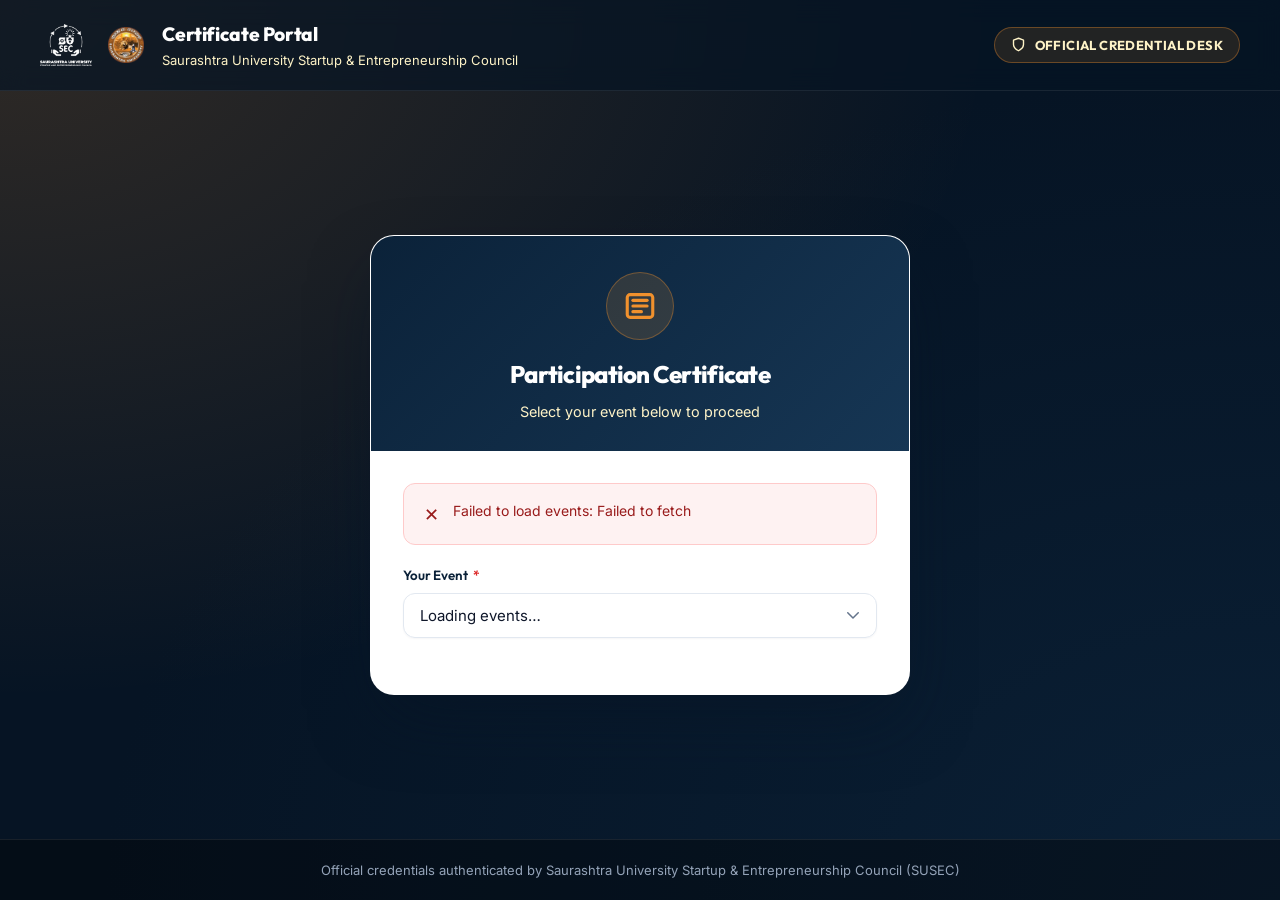
<file: certificate.html>
<!DOCTYPE html>
<html lang="en">
<head>
  <meta charset="UTF-8">
  <meta name="viewport" content="width=device-width, initial-scale=1.0">
  <title>Claim Certificate — SUSEC | Saurashtra University</title>
  <meta name="description" content="Download your verified participation certificate from Saurashtra University Startup &amp; Entrepreneurship Council">
  <meta name="referrer" content="strict-origin-when-cross-origin">
  <link rel="icon" type="image/webp" href="assets/img/favicon.webp">
  <link rel="preconnect" href="https://fonts.googleapis.com">
  <link rel="preconnect" href="https://fonts.gstatic.com" crossorigin>
  <link href="https://fonts.googleapis.com/css2?family=Outfit:wght@400;500;600;700;800;900&family=Inter:wght@400;500;600;700&family=JetBrains+Mono:wght@400;500&display=swap" rel="stylesheet">
  <link rel="stylesheet" href="assets/css/styles.css">
  <script>
    if (window.top !== window.self) { window.top.location = window.self.location; }
  </script>
</head>
<body>
<div id="toast-container"></div>

<div class="cert-page">
  <!-- Modern SUSEC Header -->
  <header class="cert-header">
    <div class="header-brand-group">
      <div class="cert-header-brand">
        <img src="assets/img/susec-logo-white.webp" alt="SUSEC Logo" class="brand-logo-main">
        <img src="assets/img/su-logo.webp" alt="Saurashtra University Crest" class="brand-logo-sub" style="height:36px;width:auto">
      </div>
      <div>
        <div class="cert-header-title">Certificate Portal</div>
        <div class="cert-header-subtitle brand-subtitle">Saurashtra University Startup &amp; Entrepreneurship Council</div>
      </div>
    </div>
    <div class="cert-badge-tag" aria-label="Status: Official Credential Desk">
      <svg width="15" height="15" viewBox="0 0 24 24" fill="none" stroke="currentColor" stroke-width="2.2" stroke-linecap="round" stroke-linejoin="round"><path d="M12 22s8-4 8-10V5l-8-3-8 3v7c0 6 8 10 8 10z"/></svg>
      <span class="badge-label-full">Official Credential Desk</span>
      <span class="badge-label-short">Verified</span>
    </div>
  </header>

  <!-- Main Container -->
  <main class="cert-main">
    <div class="cert-card">
      <!-- Card Header -->
      <div class="cert-card-header">
        <div class="cert-card-icon">
          <svg width="34" height="34" viewBox="0 0 24 24" fill="none" stroke="var(--susec-orange)" stroke-width="2.2" stroke-linecap="round" stroke-linejoin="round">
            <rect x="3" y="4" width="18" height="16" rx="2"/>
            <line x1="7" y1="8" x2="17" y2="8"/>
            <line x1="7" y1="12" x2="17" y2="12"/>
            <line x1="7" y1="16" x2="13" y2="16"/>
          </svg>
        </div>
        <div class="cert-card-title">Participation Certificate</div>
        <div class="cert-card-event" id="cert-event-display">Select your event below to proceed</div>
      </div>

      <!-- Card Body -->
      <div class="cert-card-body">
        <!-- Event Load Error -->
        <div id="event-load-error" class="alert alert-danger hidden" style="margin-bottom:1.25rem"></div>

        <!-- Event Selector -->
        <div class="form-group" style="margin-bottom:1.5rem">
          <label for="event-selector">Your Event <span class="required">*</span></label>
          <select id="event-selector" class="select" aria-label="Select your event">
            <option value="">Loading events…</option>
          </select>
        </div>

        <!-- Certificate Flow (hidden until event selected) -->
        <div id="cert-flow" class="hidden">

          <!-- Step 1: Email Verification -->
          <div class="cert-step active" id="step-email">
            <h2>Verify Registration</h2>
            <p>Enter the email address you used when registering for this event.</p>
            <div class="form-group">
              <label for="cert-email-input">Registered Email Address <span class="required">*</span></label>
              <input
                type="email"
                id="cert-email-input"
                class="input"
                placeholder="your.email@institution.edu"
                autocomplete="email"
                aria-describedby="email-error">
            </div>
            <div id="email-error" class="alert alert-danger hidden" style="margin-top:0.85rem" role="alert" aria-live="polite"></div>
            <button class="btn btn-primary btn-block btn-lg" id="btn-verify-email" style="margin-top:1.5rem">
              <span>Verify Eligibility</span> &rarr;
            </button>
            <p class="text-xs text-center" style="margin-top:1.15rem;color:var(--text-tertiary)">
              Only participants who have attended and been marked present can claim a certificate.
            </p>
          </div>

          <!-- Step 2: Name Entry -->
          <div class="cert-step" id="step-name">
            <h2>Customize Certificate Name</h2>
            <div class="cert-warning">
              <strong>Notice:</strong> Enter your full name exactly as you want it printed on the certificate. Each registration is entitled to generate a certificate <strong>once</strong>.
            </div>
            <div class="form-group">
              <label for="cert-name-input">Full Name on Certificate <span class="required">*</span></label>
              <input
                type="text"
                id="cert-name-input"
                class="input"
                placeholder="e.g. Dr. Jane Doe / Alex Smith"
                maxlength="100"
                autocomplete="name"
                aria-describedby="name-error">
              <span class="field-hint">Allowed: Letters, spaces, dots, hyphens, and apostrophes.</span>
            </div>
            <div class="cert-name-preview">
              <div class="cert-name-preview-label">Live Certificate Name Preview</div>
              <div class="cert-name-preview-value" id="cert-name-preview-value">—</div>
            </div>
            <div id="name-error" class="alert alert-danger hidden" style="margin-top:0.85rem" role="alert"></div>
            <div style="display:flex;gap:0.75rem;margin-top:1.5rem">
              <button class="btn btn-outline" onclick="showStep('step-email')">&larr; Back</button>
              <button class="btn btn-primary" id="btn-review-name" style="flex:1">Review &amp; Confirm &rarr;</button>
            </div>
          </div>

          <!-- Step 3: Confirm -->
          <div class="cert-step" id="step-confirm">
            <h2>Final Confirmation</h2>
            <p>Please double-check your name. Once generated, this certificate cannot be re-issued with a different name.</p>
            <div class="cert-name-preview" style="margin-bottom:1.5rem;border-color:var(--primary);background:var(--primary-light)">
              <div class="cert-name-preview-label" style="color:var(--primary)">Name to be permanently printed</div>
              <div class="cert-name-preview-value" id="cert-name-confirm-display">—</div>
            </div>
            <div style="display:flex;gap:0.75rem">
              <button class="btn btn-outline" id="btn-edit-name">&larr; Edit Name</button>
              <button class="btn btn-primary" id="btn-generate-cert" style="flex:1">
                <svg width="18" height="18" viewBox="0 0 24 24" fill="none" stroke="currentColor" stroke-width="2" stroke-linecap="round" stroke-linejoin="round"><path d="M22 10v6M2 10l10-5 10 5-10 5z"/><path d="M6 12v5c3 3 9 3 12 0v-5"/></svg>
                <span>Generate Official PDF</span>
              </button>
            </div>
          </div>

          <!-- Step 4: Progress -->
          <div class="cert-step" id="step-progress">
            <div class="cert-progress">
              <div class="spinner spinner-sm"></div>
              <span id="cert-progress-msg">Creating high-resolution certificate PDF…</span>
            </div>
            <p class="text-sm text-center" style="color:var(--text-tertiary)">
              Google Drive is generating and securing your PDF. Please do not close this browser window.
            </p>
          </div>

          <!-- Step 5: Success -->
          <div class="cert-step" id="step-success">
            <div class="cert-existing" style="padding:1rem 0">
              <div class="cert-existing-icon">
                <svg width="56" height="56" viewBox="0 0 24 24" fill="none" stroke="#10b981" stroke-width="2" stroke-linecap="round" stroke-linejoin="round">
                  <path d="M22 11.08V12a10 10 0 1 1-5.93-9.14"/>
                  <polyline points="22 4 12 14.01 9 11.01"/>
                </svg>
              </div>
              <h3>Certificate Ready!</h3>
              <p>Your official participation certificate for <strong id="cert-success-name"></strong> has been generated.</p>
            </div>
            <a
              href="#"
              id="btn-download-success"
              target="_blank"
              rel="noopener noreferrer"
              class="btn btn-accent btn-block btn-lg"
              style="margin-top:1rem;text-decoration:none">
              <svg width="18" height="18" viewBox="0 0 24 24" fill="none" stroke="currentColor" stroke-width="2" stroke-linecap="round" stroke-linejoin="round"><path d="M21 15v4a2 2 0 0 1-2 2H5a2 2 0 0 1-2-2v-4"></path><polyline points="7 10 12 15 17 10"></polyline><line x1="12" y1="15" x2="12" y2="3"></line></svg>
              <span>Download Certificate (PDF)</span>
            </a>
            <div class="alert alert-info" style="margin-top:1.25rem">
              <span class="alert-icon">&#9432;</span>
              <span>Your certificate is stored securely in Google Drive. You can re-download anytime using your registered email.</span>
            </div>
          </div>

          <!-- Step: Existing Certificate -->
          <div class="cert-step" id="step-existing">
            <div class="cert-existing">
              <div class="cert-existing-icon">
                <svg width="56" height="56" viewBox="0 0 24 24" fill="none" stroke="#6366f1" stroke-width="2" stroke-linecap="round" stroke-linejoin="round">
                  <rect x="3" y="4" width="18" height="16" rx="2"/>
                  <line x1="7" y1="8" x2="17" y2="8"/>
                  <line x1="7" y1="12" x2="17" y2="12"/>
                  <line x1="7" y1="16" x2="13" y2="16"/>
                </svg>
              </div>
              <h3>Certificate Already Issued</h3>
              <p>Your certificate was previously issued on <strong id="existing-cert-date">—</strong>.</p>
              <p style="margin-top:0.5rem">Name on credential: <strong id="existing-cert-name">—</strong></p>
            </div>
            <button class="btn btn-primary btn-block btn-lg" id="btn-download-existing" style="margin-top:1.5rem">
              <svg width="18" height="18" viewBox="0 0 24 24" fill="none" stroke="currentColor" stroke-width="2" stroke-linecap="round" stroke-linejoin="round"><path d="M21 15v4a2 2 0 0 1-2 2H5a2 2 0 0 1-2-2v-4"></path><polyline points="7 10 12 15 17 10"></polyline><line x1="12" y1="15" x2="12" y2="3"></line></svg>
              <span>Download PDF Credential</span>
            </button>
          </div>

          <!-- Step: Error -->
          <div class="cert-step" id="step-error">
            <div class="cert-existing">
              <div class="cert-existing-icon">
                <svg width="56" height="56" viewBox="0 0 24 24" fill="none" stroke="#ef4444" stroke-width="2" stroke-linecap="round" stroke-linejoin="round">
                  <circle cx="12" cy="12" r="10"></circle>
                  <line x1="15" y1="9" x2="9" y2="15"></line>
                  <line x1="9" y1="9" x2="15" y2="15"></line>
                </svg>
              </div>
              <h3>Generation Failed</h3>
              <p id="cert-error-msg">An error occurred. Please try again or contact the event administrator.</p>
            </div>
            <button class="btn btn-outline btn-block" id="btn-try-again" style="margin-top:1.5rem">
              <span>&#8634; Try Again</span>
            </button>
          </div>

        </div><!-- /cert-flow -->
      </div><!-- /card-body -->
    </div><!-- /cert-card -->
  </main>

  <!-- Modern Footer -->
  <footer class="cert-footer">
    Official credentials authenticated by Saurashtra University Startup &amp; Entrepreneurship Council (SUSEC)
  </footer>
</div>

<script src="assets/js/shared.js"></script>
<script src="assets/js/api.js"></script>
<script src="assets/js/certificate.js"></script>
</body>
</html>
</file>
<file: assets/css/styles.css>
/* ============================================================
   SUSEC EVENT & CERTIFICATE PORTAL — Official Institutional Design System
   Saurashtra University Startup & Entrepreneurship Council (SUSEC)
   Based on https://susec.ac.in/
   ============================================================ */

@import url('https://fonts.googleapis.com/css2?family=Outfit:wght@300;400;500;600;700;800;900&family=Inter:wght@300;400;500;600;700;800&family=JetBrains+Mono:wght@400;500;600&display=swap');

/* ── SUSEC Design Tokens ─────────────────────────────────────── */
:root {
  /* SUSEC Brand Core Colors (From susec.ac.in) */
  --susec-navy-dark: #061424;
  --susec-navy: #0b2239;
  --susec-navy-light: #163654;
  --susec-navy-subtle: rgba(11, 34, 57, 0.08);

  --susec-orange: #f1912d;
  --susec-orange-hover: #d97706;
  --susec-orange-light: #fef3c7;
  --susec-orange-subtle: rgba(241, 145, 45, 0.12);
  --susec-orange-glow: rgba(241, 145, 45, 0.35);

  /* Primary Mappings */
  --primary: var(--susec-navy);
  --primary-hover: var(--susec-navy-light);
  --primary-active: var(--susec-navy-dark);
  --primary-light: #f0f7ff;
  --primary-subtle: var(--susec-navy-subtle);
  --primary-glow: rgba(11, 34, 57, 0.22);

  /* Secondary Accents */
  --accent: var(--susec-orange);
  --accent-hover: var(--susec-orange-hover);
  --accent-light: var(--susec-orange-light);
  --accent-glow: var(--susec-orange-glow);

  /* Status Colors */
  --success: #059669;
  --success-hover: #047857;
  --success-light: #ecfdf5;
  --success-border: #a7f3d0;

  --warning: #f59e0b;
  --warning-light: #fffbeb;
  --warning-border: #fde68a;
  --warning-text: #b45309;

  --danger: #dc2626;
  --danger-hover: #b91c1c;
  --danger-light: #fef2f2;
  --danger-border: #fecaca;

  /* Surfaces & Backgrounds */
  --bg: #f8fafc;
  --bg-gradient: radial-gradient(at 0% 0%, rgba(11, 34, 57, 0.04) 0px, transparent 50%),
                 radial-gradient(at 100% 100%, rgba(241, 145, 45, 0.05) 0px, transparent 50%),
                 #f8fafc;
  --surface: #ffffff;
  --surface-muted: #f1f5f9;
  --surface-alt: #f8fafc;
  --surface-elevated: #ffffff;

  /* Borders & Outlines */
  --border: #e2e8f0;
  --border-subtle: #edf2f7;
  --border-focus: var(--susec-orange);

  /* Typography */
  --text-primary: #0f172a;
  --text-secondary: #475569;
  --text-tertiary: #94a3b8;
  --text-inverse: #ffffff;

  /* SUSEC Institutional Sidebar */
  --sidebar-bg: #0b2239;
  --sidebar-surface: #163654;
  --sidebar-border: rgba(255, 255, 255, 0.08);
  --sidebar-text: #94a3b8;
  --sidebar-text-hover: #ffffff;
  --sidebar-active-bg: rgba(241, 145, 45, 0.14);
  --sidebar-active-text: #f1912d;

  /* Dimensions & Radius */
  --sidebar-width: 275px;
  --header-height: 72px;
  --radius-xs: 4px;
  --radius-sm: 8px;
  --radius: 12px;
  --radius-lg: 16px;
  --radius-xl: 20px;
  --radius-2xl: 24px;
  --radius-full: 9999px;

  /* Elevation Shadows */
  --shadow-xs: 0 1px 2px 0 rgba(11, 34, 57, 0.04);
  --shadow-sm: 0 1px 3px 0 rgba(11, 34, 57, 0.06), 0 1px 2px -1px rgba(11, 34, 57, 0.04);
  --shadow: 0 4px 6px -1px rgba(11, 34, 57, 0.07), 0 2px 4px -2px rgba(11, 34, 57, 0.05);
  --shadow-md: 0 10px 18px -3px rgba(11, 34, 57, 0.08), 0 4px 6px -4px rgba(11, 34, 57, 0.04);
  --shadow-lg: 0 20px 25px -5px rgba(11, 34, 57, 0.09), 0 8px 10px -6px rgba(11, 34, 57, 0.04);
  --shadow-xl: 0 25px 50px -12px rgba(11, 34, 57, 0.22);
  --shadow-orange: 0 4px 14px 0 rgba(241, 145, 45, 0.38);

  /* Typography Families */
  --font-heading: 'Outfit', sans-serif;
  --font-body: 'Inter', sans-serif;
  --font-mono: 'JetBrains Mono', monospace;

  /* Transitions */
  --ease: cubic-bezier(0.16, 1, 0.3, 1);
  --transition: all 0.2s var(--ease);
  --transition-smooth: all 0.32s var(--ease);
}

/* ── Base Reset & Setup ─────────────────────────────────────── */
*, *::before, *::after {
  box-sizing: border-box;
  margin: 0;
  padding: 0;
}

html {
  font-size: 16px;
  scroll-behavior: smooth;
  -webkit-text-size-adjust: 100%;
}

body {
  font-family: var(--font-body);
  background: var(--bg);
  background-image: var(--bg-gradient);
  background-attachment: fixed;
  color: var(--text-primary);
  line-height: 1.55;
  -webkit-font-smoothing: antialiased;
  -moz-osx-font-smoothing: grayscale;
  min-height: 100vh;
}

h1, h2, h3, h4, h5, h6 {
  font-family: var(--font-heading);
  color: var(--text-primary);
  font-weight: 700;
  letter-spacing: -0.02em;
  line-height: 1.25;
}

a {
  color: var(--primary);
  text-decoration: none;
  transition: var(--transition);
}
a:hover {
  color: var(--susec-orange);
}

img, svg {
  vertical-align: middle;
}

button {
  font-family: inherit;
  cursor: pointer;
  border: none;
  background: none;
}

input, select, textarea {
  font-family: inherit;
}

/* ── Utility Classes ────────────────────────────────────────── */
.sr-only {
  position: absolute; width: 1px; height: 1px; padding: 0; margin: -1px;
  overflow: hidden; clip: rect(0,0,0,0); white-space: nowrap; border: 0;
}
.hidden { display: none !important; }
.flex { display: flex; }
.items-center { align-items: center; }
.justify-between { justify-content: space-between; }
.gap-2 { gap: 0.5rem; }
.gap-3 { gap: 0.75rem; }
.gap-4 { gap: 1rem; }
.mt-2 { margin-top: 0.5rem; }
.mt-4 { margin-top: 1rem; }
.mb-4 { margin-bottom: 1rem; }
.text-center { text-align: center; }
.text-sm { font-size: 0.875rem; }
.text-xs { font-size: 0.75rem; }
.font-mono { font-family: var(--font-mono); }
.truncate { overflow: hidden; text-overflow: ellipsis; white-space: nowrap; }

/* ── Institutional Top Bar / Header ──────────────────────────── */
.susec-brand-nav {
  background: #ffffff;
  border-bottom: 1px solid var(--border);
  padding: 0.75rem 2rem;
  display: flex;
  align-items: center;
  justify-content: space-between;
  box-shadow: 0 1px 3px rgba(0, 0, 0, 0.04);
}

.susec-brand-lockup {
  display: flex;
  align-items: center;
  gap: 1rem;
  text-decoration: none;
}

.susec-brand-logos {
  display: flex;
  align-items: center;
  gap: 0.75rem;
}

.susec-brand-logo-img {
  height: 44px;
  width: auto;
  object-fit: contain;
}

.su-crest-img {
  height: 40px;
  width: auto;
  object-fit: contain;
}

.susec-brand-divider {
  width: 1px;
  height: 32px;
  background: var(--border);
}

.susec-brand-title-wrap {
  display: flex;
  flex-direction: column;
}

.susec-brand-org-name {
  font-family: var(--font-heading);
  font-weight: 800;
  font-size: 1.05rem;
  color: var(--susec-navy);
  letter-spacing: -0.01em;
  line-height: 1.2;
}

.susec-brand-org-sub {
  font-size: 0.75rem;
  color: var(--text-secondary);
  font-weight: 500;
}

.susec-nav-link-btn {
  display: inline-flex;
  align-items: center;
  gap: 0.4rem;
  padding: 0.5rem 1rem;
  border-radius: var(--radius-full);
  font-size: 0.8125rem;
  font-weight: 600;
  color: var(--susec-navy);
  background: var(--surface-muted);
  border: 1px solid var(--border);
  transition: var(--transition);
}
.susec-nav-link-btn:hover {
  background: var(--susec-navy);
  color: #ffffff;
  border-color: var(--susec-navy);
}

/* ── Modern Buttons ─────────────────────────────────────────── */
.btn {
  display: inline-flex;
  align-items: center;
  justify-content: center;
  gap: 0.5rem;
  padding: 0.7rem 1.45rem;
  border-radius: var(--radius-full);
  font-family: var(--font-heading);
  font-size: 0.925rem;
  font-weight: 600;
  line-height: 1.2;
  letter-spacing: -0.01em;
  transition: var(--transition);
  cursor: pointer;
  border: 1px solid transparent;
  user-select: none;
  position: relative;
  overflow: hidden;
}

.btn:active {
  transform: scale(0.98);
}

.btn:focus-visible {
  outline: 2px solid var(--susec-orange);
  outline-offset: 2px;
}

.btn:disabled {
  opacity: 0.55;
  cursor: not-allowed;
  pointer-events: none;
}

/* SUSEC Primary Accent Button (Orange Pill Button like on susec.ac.in) */
.btn-primary {
  background: var(--susec-orange);
  color: #ffffff;
  box-shadow: 0 1px 2px 0 rgba(0, 0, 0, 0.05), var(--shadow-orange);
  border-color: transparent;
}
.btn-primary:hover {
  background: var(--susec-orange-hover);
  color: #ffffff;
  box-shadow: 0 6px 20px 0 rgba(241, 145, 45, 0.45);
  transform: translateY(-1px);
}

/* SUSEC Deep Navy Button */
.btn-navy, .btn-secondary {
  background: var(--susec-navy);
  color: #ffffff;
  box-shadow: var(--shadow-sm);
  border-color: transparent;
}
.btn-navy:hover, .btn-secondary:hover {
  background: var(--susec-navy-light);
  color: #ffffff;
  transform: translateY(-1px);
}

.btn-danger {
  background: var(--danger);
  color: #ffffff;
  border-color: transparent;
  box-shadow: 0 4px 12px rgba(220, 38, 38, 0.25);
}
.btn-danger:hover {
  background: var(--danger-hover);
  color: #ffffff;
  transform: translateY(-1px);
}

.btn-outline {
  background: #ffffff;
  color: var(--susec-navy);
  border: 1.5px solid var(--border);
  box-shadow: var(--shadow-xs);
}
.btn-outline:hover {
  background: var(--surface-muted);
  border-color: var(--susec-navy);
  color: var(--susec-navy);
}

.btn-outline-danger {
  background: #ffffff;
  color: var(--danger);
  border: 1.5px solid var(--danger-border);
}
.btn-outline-danger:hover {
  background: var(--danger-light);
  border-color: var(--danger);
  color: var(--danger);
}

.btn-ghost {
  background: transparent;
  color: var(--text-secondary);
}
.btn-ghost:hover {
  background: var(--surface-muted);
  color: var(--text-primary);
}

.btn-sm {
  padding: 0.45rem 1rem;
  font-size: 0.8125rem;
}

.btn-lg {
  padding: 0.9rem 2rem;
  font-size: 1.05rem;
}

.btn-block { width: 100%; }

.btn.loading {
  pointer-events: none;
  opacity: 0.8;
}
.btn.loading::after {
  content: '';
  width: 1rem;
  height: 1rem;
  border: 2px solid currentColor;
  border-top-color: transparent;
  border-radius: 50%;
  animation: spin 0.6s linear infinite;
  margin-left: 0.5rem;
}

/* ── Modern Form Controls ───────────────────────────────────── */
.form-group {
  display: flex;
  flex-direction: column;
  gap: 0.4rem;
}

.form-row {
  display: grid;
  gap: 1.25rem;
}

@media (min-width: 640px) {
  .form-row-2 { grid-template-columns: 1fr 1fr; }
}
@media (min-width: 1024px) {
  .form-row-3 { grid-template-columns: 1fr 1fr 1fr; }
}

label {
  font-family: var(--font-heading);
  font-size: 0.835rem;
  font-weight: 600;
  color: var(--susec-navy);
  letter-spacing: -0.01em;
}

label .required {
  color: var(--danger);
  margin-left: 2px;
}

.input, .select, .textarea {
  width: 100%;
  padding: 0.75rem 1rem;
  border: 1.5px solid var(--border);
  border-radius: var(--radius);
  background: var(--surface);
  color: var(--text-primary);
  font-size: 0.9375rem;
  transition: var(--transition);
  outline: none;
  box-shadow: var(--shadow-xs);
}

.input:focus, .select:focus, .textarea:focus {
  border-color: var(--susec-navy);
  background: #ffffff;
  box-shadow: 0 0 0 3px rgba(11, 34, 57, 0.12);
}

.input::placeholder {
  color: #94a3b8;
}

.select {
  appearance: none;
  cursor: pointer;
  background-image: url("data:image/svg+xml,%3Csvg xmlns='http://www.w3.org/2000/svg' fill='none' viewBox='0 0 24 24' stroke='%2364748b' stroke-width='2'%3E%3Cpath stroke-linecap='round' stroke-linejoin='round' d='M19 9l-7 7-7-7'%3E%3C/path%3E%3C/svg%3E");
  background-repeat: no-repeat;
  background-position: right 0.85rem center;
  background-size: 1.15rem;
  padding-right: 2.75rem;
}

.textarea {
  resize: vertical;
  min-height: 100px;
}

.field-hint {
  font-size: 0.775rem;
  color: var(--text-tertiary);
  margin-top: 0.15rem;
}

/* Modern Toggle Switch */
.toggle-wrap {
  display: inline-flex;
  align-items: center;
  gap: 0.65rem;
  cursor: pointer;
}

.toggle {
  position: relative;
  width: 44px;
  height: 24px;
  cursor: pointer;
}

.toggle input {
  opacity: 0;
  width: 0;
  height: 0;
  position: absolute;
}

.toggle-track {
  position: absolute;
  inset: 0;
  background: #cbd5e1;
  border-radius: var(--radius-full);
  transition: var(--transition);
}

.toggle input:checked + .toggle-track {
  background: var(--susec-orange);
  box-shadow: 0 2px 8px var(--susec-orange-glow);
}

.toggle-thumb {
  position: absolute;
  top: 2px;
  left: 2px;
  width: 20px;
  height: 20px;
  background: #ffffff;
  border-radius: 50%;
  box-shadow: 0 1px 3px rgba(0, 0, 0, 0.15);
  transition: transform 0.25s var(--ease);
}

.toggle input:checked ~ .toggle-thumb {
  transform: translateX(20px);
}

/* ── Modern Cards & Panels ──────────────────────────────────── */
.card {
  background: var(--surface);
  border-radius: var(--radius-xl);
  border: 1px solid var(--border);
  box-shadow: var(--shadow-sm);
  transition: var(--transition);
  position: relative;
}

.card:hover {
  box-shadow: var(--shadow-md);
  border-color: #cbd5e1;
}

.card-header {
  padding: 1.25rem 1.5rem;
  border-bottom: 1px solid var(--border-subtle);
  display: flex;
  align-items: center;
  justify-content: space-between;
}

.card-body {
  padding: 1.5rem;
}

.card-footer {
  padding: 1rem 1.5rem;
  border-top: 1px solid var(--border-subtle);
  background: var(--surface-muted);
  border-radius: 0 0 var(--radius-xl) var(--radius-xl);
}

.card-title {
  font-size: 1.15rem;
  font-weight: 700;
  color: var(--susec-navy);
}

.card-subtitle {
  font-size: 0.8125rem;
  color: var(--text-secondary);
  margin-top: 2px;
}

/* Stat Tiles */
.stat-card {
  background: var(--surface);
  border-radius: var(--radius-xl);
  border: 1px solid var(--border);
  padding: 1.35rem 1.5rem;
  display: flex;
  align-items: center;
  gap: 1.25rem;
  box-shadow: var(--shadow-sm);
  transition: var(--transition);
}

.stat-card:hover {
  transform: translateY(-2px);
  box-shadow: var(--shadow);
  border-color: #cbd5e1;
}

.stat-card .stat-icon {
  width: 52px;
  height: 52px;
  border-radius: var(--radius-lg);
  display: flex;
  align-items: center;
  justify-content: center;
  flex-shrink: 0;
  font-size: 1.5rem;
}

.stat-card .stat-value {
  font-family: var(--font-heading);
  font-size: 1.95rem;
  font-weight: 800;
  line-height: 1.1;
  color: var(--susec-navy);
  letter-spacing: -0.03em;
}

.stat-card .stat-label {
  font-size: 0.8125rem;
  color: var(--text-secondary);
  font-weight: 600;
  margin-top: 0.2rem;
  letter-spacing: -0.01em;
}

/* ── Badges & Status Chips ──────────────────────────────────── */
.badge {
  display: inline-flex;
  align-items: center;
  gap: 0.35rem;
  padding: 0.28rem 0.75rem;
  border-radius: var(--radius-full);
  font-family: var(--font-heading);
  font-size: 0.75rem;
  font-weight: 700;
  line-height: 1;
  letter-spacing: 0.01em;
}

.badge-primary {
  background: var(--primary-light);
  color: var(--susec-navy);
  border: 1px solid rgba(11, 34, 57, 0.15);
}

.badge-orange {
  background: var(--susec-orange-light);
  color: var(--susec-orange-hover);
  border: 1px solid #fed7aa;
}

.badge-success {
  background: var(--success-light);
  color: #065f46;
  border: 1px solid var(--success-border);
}

.badge-warning {
  background: var(--warning-light);
  color: var(--warning-text);
  border: 1px solid var(--warning-border);
}

.badge-danger {
  background: var(--danger-light);
  color: #991b1b;
  border: 1px solid var(--danger-border);
}

.badge-neutral {
  background: var(--surface-muted);
  color: var(--text-secondary);
  border: 1px solid var(--border);
}

/* ── Responsive Data Tables ─────────────────────────────────── */
.table-wrap {
  overflow-x: auto;
  border-radius: var(--radius-xl);
  border: 1px solid var(--border);
  background: var(--surface);
  box-shadow: var(--shadow-sm);
  -webkit-overflow-scrolling: touch;
}

table {
  width: 100%;
  border-collapse: collapse;
  font-size: 0.875rem;
  text-align: left;
}

thead {
  background: #f8fafc;
  border-bottom: 1px solid var(--border);
}

th {
  padding: 0.9rem 1.15rem;
  font-family: var(--font-heading);
  font-weight: 700;
  color: var(--susec-navy);
  font-size: 0.75rem;
  text-transform: uppercase;
  letter-spacing: 0.05em;
  white-space: nowrap;
}

td {
  padding: 1rem 1.15rem;
  border-bottom: 1px solid var(--border-subtle);
  color: var(--text-primary);
  vertical-align: middle;
}

tr:last-child td {
  border-bottom: none;
}

tbody tr {
  transition: background 0.15s ease;
}

tbody tr:hover {
  background: #f8faff;
}

/* ── Modern Alerts & Banners ────────────────────────────────── */
.alert {
  padding: 1rem 1.25rem;
  border-radius: var(--radius);
  border: 1px solid transparent;
  display: flex;
  gap: 0.85rem;
  align-items: flex-start;
  font-size: 0.875rem;
  line-height: 1.5;
}

.alert-icon {
  font-size: 1.15rem;
  flex-shrink: 0;
  margin-top: 1px;
}

.alert-success {
  background: #f0fdf4;
  border-color: #bbf7d0;
  color: #166534;
}

.alert-warning {
  background: #fffbeb;
  border-color: #fde68a;
  color: #92400e;
}

.alert-danger {
  background: #fef2f2;
  border-color: #fecaca;
  color: #991b1b;
}

.alert-info {
  background: #f0f7ff;
  border-color: #bfdbfe;
  color: var(--susec-navy);
}

/* ── Glassmorphic Modal Windows ─────────────────────────────── */
.modal-overlay {
  position: fixed;
  inset: 0;
  background: rgba(6, 20, 36, 0.7);
  backdrop-filter: blur(8px);
  -webkit-backdrop-filter: blur(8px);
  z-index: 1000;
  display: flex;
  align-items: center;
  justify-content: center;
  padding: 1rem;
  opacity: 0;
  pointer-events: none;
  transition: opacity 0.25s var(--ease);
}

.modal-overlay.active {
  opacity: 1;
  pointer-events: all;
}

.modal {
  background: var(--surface);
  border-radius: var(--radius-2xl);
  border: 1px solid rgba(255, 255, 255, 0.4);
  box-shadow: 0 25px 60px -15px rgba(6, 20, 36, 0.4);
  width: 100%;
  max-width: 580px;
  max-height: 90vh;
  display: flex;
  flex-direction: column;
  overflow: hidden;
  transform: scale(0.96) translateY(12px);
  transition: transform 0.3s var(--ease);
}

.modal-overlay.active .modal {
  transform: scale(1) translateY(0);
}

.modal-header {
  padding: 1.35rem 1.75rem;
  border-bottom: 1px solid var(--border-subtle);
  display: flex;
  align-items: center;
  justify-content: space-between;
  background: #ffffff;
}

.modal-title {
  font-size: 1.25rem;
  font-weight: 800;
  color: var(--susec-navy);
}

.modal-body {
  padding: 1.75rem;
  overflow-y: auto;
  flex: 1;
}

.modal-footer {
  padding: 1.15rem 1.75rem;
  border-top: 1px solid var(--border-subtle);
  background: var(--surface-muted);
  display: flex;
  gap: 0.75rem;
  justify-content: flex-end;
}

.modal-close {
  width: 34px;
  height: 34px;
  display: flex;
  align-items: center;
  justify-content: center;
  border-radius: var(--radius-full);
  color: var(--text-tertiary);
  transition: var(--transition);
  font-size: 1.1rem;
}
.modal-close:hover {
  background: var(--surface-muted);
  color: var(--susec-navy);
}

/* ── Interactive Toast Notifications ────────────────────────── */
#toast-container {
  position: fixed;
  bottom: 1.5rem;
  right: 1.5rem;
  z-index: 2000;
  display: flex;
  flex-direction: column;
  gap: 0.65rem;
  pointer-events: none;
}

.toast {
  display: flex;
  align-items: center;
  gap: 0.75rem;
  padding: 0.95rem 1.25rem;
  border-radius: var(--radius-lg);
  box-shadow: 0 12px 30px -4px rgba(6, 20, 36, 0.3);
  font-family: var(--font-heading);
  font-size: 0.875rem;
  font-weight: 600;
  max-width: 420px;
  pointer-events: all;
  animation: toastIn 0.35s var(--ease);
  color: #ffffff;
}

.toast.removing {
  animation: toastOut 0.25s var(--ease) forwards;
}

.toast-success { background: #065f46; border: 1px solid #047857; }
.toast-error { background: #991b1b; border: 1px solid #b91c1c; }
.toast-warning { background: #92400e; border: 1px solid #b45309; }
.toast-info { background: var(--susec-navy); border: 1px solid var(--susec-navy-light); }

.toast-icon {
  font-size: 1.15rem;
  flex-shrink: 0;
}
.toast-msg {
  flex: 1;
}

/* ── Admin Dashboard Layout ─────────────────────────────────── */
.admin-layout {
  display: flex;
  min-height: 100vh;
}

.sidebar {
  width: var(--sidebar-width);
  background: var(--sidebar-bg);
  display: flex;
  flex-direction: column;
  position: fixed;
  top: 0;
  left: 0;
  bottom: 0;
  z-index: 100;
  border-right: 1px solid var(--sidebar-border);
  transition: transform 0.3s var(--ease);
}

.sidebar-header {
  padding: 1.5rem 1.35rem;
  border-bottom: 1px solid var(--sidebar-border);
  display: flex;
  align-items: center;
  gap: 0.85rem;
}

.sidebar-logo {
  display: flex;
  align-items: center;
  justify-content: center;
  flex-shrink: 0;
}

.sidebar-logo img {
  height: 38px;
  width: auto;
  object-fit: contain;
}

.sidebar-title {
  color: #ffffff;
  font-family: var(--font-heading);
  font-weight: 800;
  font-size: 1.1rem;
  letter-spacing: -0.02em;
  line-height: 1.2;
}

.sidebar-subtitle {
  color: var(--susec-orange);
  font-size: 0.725rem;
  font-weight: 700;
  text-transform: uppercase;
  letter-spacing: 0.08em;
  margin-top: 1px;
}

.sidebar-nav {
  flex: 1;
  padding: 1.25rem 0.75rem;
  overflow-y: auto;
}

.nav-section {
  padding: 0.75rem 0.65rem 0.35rem;
}

.nav-section-label {
  font-family: var(--font-heading);
  font-size: 0.6875rem;
  font-weight: 800;
  text-transform: uppercase;
  letter-spacing: 0.1em;
  color: #64748b;
}

.nav-item {
  display: flex;
  align-items: center;
  gap: 0.75rem;
  padding: 0.75rem 0.95rem;
  border-radius: var(--radius);
  color: #cbd5e1;
  font-family: var(--font-heading);
  font-size: 0.9rem;
  font-weight: 600;
  cursor: pointer;
  transition: var(--transition);
  border: none;
  background: none;
  width: 100%;
  text-align: left;
  margin-top: 3px;
}

.nav-item .nav-icon {
  font-size: 1.1rem;
  width: 22px;
  display: flex;
  align-items: center;
  justify-content: center;
  flex-shrink: 0;
}

.nav-item:hover {
  background: rgba(255, 255, 255, 0.06);
  color: #ffffff;
}

.nav-item.active {
  background: var(--sidebar-active-bg);
  color: var(--sidebar-active-text);
  box-shadow: inset 3px 0 0 var(--susec-orange);
}

.sidebar-footer {
  padding: 1rem 1.25rem;
  border-top: 1px solid var(--sidebar-border);
  background: rgba(0, 0, 0, 0.25);
}

.sidebar-user {
  display: flex;
  align-items: center;
  gap: 0.75rem;
}

.sidebar-avatar {
  width: 36px;
  height: 36px;
  background: linear-gradient(135deg, var(--susec-orange) 0%, #d97706 100%);
  border-radius: 50%;
  display: flex;
  align-items: center;
  justify-content: center;
  color: #ffffff;
  font-family: var(--font-heading);
  font-weight: 800;
  font-size: 0.875rem;
  flex-shrink: 0;
  box-shadow: 0 2px 6px rgba(0,0,0,0.3);
}

.sidebar-username {
  color: #ffffff;
  font-family: var(--font-heading);
  font-size: 0.875rem;
  font-weight: 600;
  flex: 1;
}

.sidebar-logout {
  width: 32px;
  height: 32px;
  border-radius: var(--radius-sm);
  color: #94a3b8;
  display: flex;
  align-items: center;
  justify-content: center;
  font-size: 1.1rem;
  cursor: pointer;
  transition: var(--transition);
}
.sidebar-logout:hover {
  background: rgba(239, 68, 68, 0.15);
  color: #f87171;
}

/* Main Content Area */
.main-content {
  margin-left: var(--sidebar-width);
  flex: 1;
  display: flex;
  flex-direction: column;
  min-height: 100vh;
  min-width: 0;
}

.topbar {
  background: rgba(255, 255, 255, 0.95);
  backdrop-filter: blur(12px);
  -webkit-backdrop-filter: blur(12px);
  border-bottom: 1px solid var(--border);
  padding: 0 2rem;
  height: var(--header-height);
  display: flex;
  align-items: center;
  justify-content: space-between;
  position: sticky;
  top: 0;
  z-index: 50;
}

.topbar-title {
  font-size: 1.35rem;
  font-weight: 800;
  color: var(--susec-navy);
  letter-spacing: -0.02em;
}

.topbar-actions {
  display: flex;
  gap: 0.75rem;
  align-items: center;
}

.page-content {
  flex: 1;
  padding: 2.25rem 2rem;
  max-width: 1400px;
  width: 100%;
  margin: 0 auto;
}

.page-header {
  margin-bottom: 2rem;
}

.page-header h1 {
  font-size: 2.15rem;
  font-weight: 800;
  color: var(--susec-navy);
  letter-spacing: -0.03em;
}

.page-header p {
  color: var(--text-secondary);
  font-size: 0.95rem;
  margin-top: 0.35rem;
}

.mobile-menu-btn {
  display: none;
  background: none;
  border: none;
  cursor: pointer;
  padding: 0.5rem;
  border-radius: var(--radius-sm);
  color: var(--susec-navy);
  font-size: 1.35rem;
}

.sidebar-overlay {
  display: none;
  position: fixed;
  inset: 0;
  background: rgba(6, 20, 36, 0.65);
  backdrop-filter: blur(4px);
  z-index: 99;
}

@media (max-width: 1024px) {
  .sidebar { transform: translateX(-100%); }
  .sidebar.open { transform: translateX(0); }
  .sidebar-overlay.open { display: block; }
  .main-content { margin-left: 0; }
  .mobile-menu-btn { display: flex; align-items: center; justify-content: center; }
  .topbar { padding: 0 1.25rem; }
  .page-content { padding: 1.5rem 1.25rem; }
}

/* ── Event Cards & Grids ────────────────────────────────────── */
.stats-grid {
  display: grid;
  gap: 1.25rem;
  grid-template-columns: repeat(auto-fit, minmax(240px, 1fr));
  margin-bottom: 2.25rem;
}

.events-grid {
  display: grid;
  gap: 1.5rem;
  grid-template-columns: repeat(auto-fill, minmax(min(100%, 360px), 1fr));
}

.event-card {
  background: var(--surface);
  border-radius: var(--radius-xl);
  border: 1px solid var(--border);
  box-shadow: var(--shadow-sm);
  transition: var(--transition-smooth);
  overflow: hidden;
  display: flex;
  flex-direction: column;
}

.event-card:hover {
  box-shadow: 0 16px 32px -6px rgba(11, 34, 57, 0.12), 0 6px 12px -4px rgba(11, 34, 57, 0.06);
  transform: translateY(-3px);
  border-color: #cbd5e1;
}

.event-card-header {
  padding: 1.5rem;
  background: linear-gradient(135deg, #0b2239 0%, #163654 100%);
  color: #ffffff;
  position: relative;
  overflow: hidden;
}

.event-card-header::after {
  content: '';
  position: absolute;
  top: -30px;
  right: -30px;
  width: 110px;
  height: 110px;
  background: radial-gradient(circle, rgba(241, 145, 45, 0.3) 0%, transparent 70%);
  pointer-events: none;
}

.event-card-header.offline {
  background: linear-gradient(135deg, #064e3b 0%, #0b2239 100%);
}

.event-card-top-row {
  display: flex;
  align-items: center;
  justify-content: space-between;
  margin-bottom: 0.75rem;
}

.event-card-badge {
  background: rgba(255, 255, 255, 0.18);
  backdrop-filter: blur(8px);
  padding: 0.25rem 0.75rem;
  border-radius: var(--radius-full);
  font-family: var(--font-heading);
  font-size: 0.6875rem;
  font-weight: 800;
  text-transform: uppercase;
  letter-spacing: 0.06em;
  border: 1px solid rgba(255, 255, 255, 0.25);
  color: #ffffff;
}

.event-card-id-pill {
  font-family: var(--font-mono);
  font-size: 0.6875rem;
  color: var(--susec-orange);
  background: rgba(0, 0, 0, 0.35);
  padding: 0.2rem 0.55rem;
  border-radius: var(--radius-sm);
  letter-spacing: 0.04em;
  border: 1px solid rgba(241, 145, 45, 0.3);
}

.event-card-title {
  font-family: var(--font-heading);
  font-size: 1.2rem;
  font-weight: 800;
  letter-spacing: -0.02em;
  line-height: 1.3;
  color: #ffffff;
}

.event-card-date {
  font-size: 0.825rem;
  color: #cbd5e1;
  margin-top: 0.5rem;
  display: flex;
  align-items: center;
  gap: 0.45rem;
}

.event-card-time {
  color: #94a3b8;
  font-size: 0.8rem;
}

/* ── Event Card Stats Counters ───────────────────────── */
.event-card-stats {
  display: grid;
  grid-template-columns: repeat(3, minmax(0, 1fr));
  gap: 0.45rem;
  padding: 0.75rem 1rem;
  background: #f8fafc;
  border-bottom: 1px solid var(--border);
  box-sizing: border-box;
  width: 100%;
}

.card-stat-pill {
  display: flex;
  align-items: center;
  gap: 0.45rem;
  padding: 0.5rem 0.55rem;
  border-radius: var(--radius);
  background: #ffffff;
  border: 1px solid var(--border);
  box-shadow: 0 1px 2px rgba(0, 0, 0, 0.03);
  transition: var(--transition);
  min-width: 0;
  box-sizing: border-box;
  overflow: hidden;
}

.card-stat-pill:hover {
  transform: translateY(-1px);
  box-shadow: var(--shadow-sm);
}

.card-stat-icon {
  width: 26px;
  height: 26px;
  border-radius: 7px;
  display: flex;
  align-items: center;
  justify-content: center;
  flex-shrink: 0;
}

.card-stat-reg .card-stat-icon {
  background: #f0f7ff;
  color: var(--susec-navy);
}

.card-stat-att .card-stat-icon {
  background: #ecfdf5;
  color: #059669;
}

.card-stat-cert .card-stat-icon {
  background: #fef3c7;
  color: #d97706;
}

.card-stat-data {
  display: flex;
  flex-direction: column;
  min-width: 0;
  flex: 1;
  overflow: hidden;
}

.card-stat-count {
  font-family: var(--font-heading);
  font-weight: 800;
  font-size: 0.925rem;
  color: var(--susec-navy);
  line-height: 1.15;
  white-space: nowrap;
  overflow: hidden;
  text-overflow: ellipsis;
}

.card-stat-title {
  font-size: 0.62rem;
  font-weight: 700;
  text-transform: uppercase;
  letter-spacing: 0.03em;
  color: var(--text-tertiary);
  margin-top: 1px;
  white-space: nowrap;
  overflow: hidden;
  text-overflow: ellipsis;
}

.stat-spinner {
  display: inline-block;
  width: 12px;
  height: 12px;
  border: 2px solid var(--border);
  border-top-color: var(--susec-orange);
  border-radius: 50%;
  animation: spin 0.6s linear infinite;
}

.event-card-body {
  padding: 1.25rem 1.5rem;
  flex: 1;
  display: flex;
  flex-direction: column;
  justify-content: space-between;
}

.event-card-toggles {
  display: flex;
  align-items: center;
  justify-content: space-between;
  padding: 0.85rem 1rem;
  background: var(--surface-muted);
  border-radius: var(--radius);
  margin-bottom: 1.25rem;
}

.event-card-toggle {
  display: flex;
  align-items: center;
  gap: 0.5rem;
  font-family: var(--font-heading);
  font-size: 0.825rem;
  font-weight: 600;
  color: var(--susec-navy);
}

.event-card-actions {
  display: flex;
  gap: 0.65rem;
  align-items: center;
}

.event-card-actions .btn {
  flex: 1;
}

/* ── Modern Landing Screen (SUSEC Institutional Aesthetic) ──── */
.landing-page {
  min-height: 100vh;
  display: flex;
  flex-direction: column;
  background: #061424;
  background-image: radial-gradient(at 15% 15%, rgba(241, 145, 45, 0.16) 0px, transparent 55%),
                    radial-gradient(at 85% 85%, rgba(11, 34, 57, 0.85) 0px, transparent 65%),
                    radial-gradient(at 50% 30%, rgba(22, 54, 84, 0.45) 0px, transparent 80%);
  position: relative;
  overflow-x: hidden;
}

.landing-nav {
  padding: 1.25rem 2.5rem;
  display: flex;
  align-items: center;
  justify-content: space-between;
  border-bottom: 1px solid rgba(255, 255, 255, 0.08);
  background: rgba(6, 20, 36, 0.7);
  backdrop-filter: blur(16px);
  position: sticky;
  top: 0;
  z-index: 50;
}

.landing-brand {
  display: flex;
  align-items: center;
  gap: 1.15rem;
  text-decoration: none;
}

.landing-brand-logos {
  display: flex;
  align-items: center;
  gap: 0.85rem;
}

.landing-brand-logo-img {
  height: 48px;
  width: auto;
  object-fit: contain;
}

.landing-su-crest-img {
  height: 44px;
  width: auto;
  object-fit: contain;
}

.landing-brand-text {
  display: flex;
  flex-direction: column;
}

.landing-brand-name {
  font-family: var(--font-heading);
  font-weight: 800;
  font-size: 1.15rem;
  color: #ffffff;
  letter-spacing: -0.01em;
}

.landing-brand-tagline {
  font-size: 0.775rem;
  color: var(--susec-orange);
  font-weight: 600;
}

.landing-hero {
  flex: 1;
  display: flex;
  align-items: center;
  justify-content: center;
  padding: 3.5rem 1.5rem;
  position: relative;
  z-index: 2;
}

.landing-content {
  text-align: center;
  color: #ffffff;
  max-width: 960px;
  width: 100%;
}

.landing-pill {
  display: inline-flex;
  align-items: center;
  gap: 0.55rem;
  padding: 0.45rem 1.15rem;
  border-radius: var(--radius-full);
  background: rgba(241, 145, 45, 0.12);
  border: 1px solid rgba(241, 145, 45, 0.35);
  font-family: var(--font-heading);
  font-size: 0.85rem;
  font-weight: 700;
  color: var(--susec-orange-light);
  margin-bottom: 1.75rem;
  backdrop-filter: blur(12px);
}

.landing-content h1 {
  font-size: clamp(2.2rem, 5.5vw, 3.8rem);
  font-weight: 900;
  color: #ffffff;
  letter-spacing: -0.035em;
  line-height: 1.12;
  margin-bottom: 1.25rem;
}

.landing-content h1 span {
  background: linear-gradient(135deg, #f1912d 0%, #fbbf24 60%, #ffffff 100%);
  -webkit-background-clip: text;
  -webkit-text-fill-color: transparent;
}

.landing-content p.landing-desc {
  color: #cbd5e1;
  font-size: clamp(1rem, 2vw, 1.2rem);
  line-height: 1.7;
  max-width: 740px;
  margin: 0 auto 3rem;
}

.landing-cards {
  display: grid;
  gap: 1.5rem;
  grid-template-columns: repeat(auto-fit, minmax(260px, 1fr));
  margin-bottom: 3.5rem;
}

.landing-card {
  background: rgba(255, 255, 255, 0.04);
  border: 1px solid rgba(255, 255, 255, 0.12);
  border-radius: var(--radius-2xl);
  padding: 2.25rem 1.75rem;
  backdrop-filter: blur(16px);
  -webkit-backdrop-filter: blur(16px);
  transition: var(--transition-smooth);
  cursor: pointer;
  color: #ffffff;
  text-decoration: none;
  display: flex;
  flex-direction: column;
  align-items: center;
  text-align: center;
  position: relative;
  overflow: hidden;
}

.landing-card::before {
  content: '';
  position: absolute;
  top: 0;
  left: 0;
  right: 0;
  height: 3px;
  background: linear-gradient(90deg, transparent, var(--susec-orange), transparent);
  opacity: 0;
  transition: opacity 0.3s ease;
}

.landing-card:hover {
  background: rgba(255, 255, 255, 0.08);
  border-color: rgba(241, 145, 45, 0.45);
  transform: translateY(-6px);
  box-shadow: 0 25px 50px -12px rgba(0, 0, 0, 0.65);
  color: #ffffff;
}

.landing-card:hover::before {
  opacity: 1;
}

.landing-card-icon {
  width: 64px;
  height: 64px;
  border-radius: var(--radius-xl);
  background: rgba(255, 255, 255, 0.08);
  display: flex;
  align-items: center;
  justify-content: center;
  margin-bottom: 1.35rem;
  border: 1px solid rgba(255, 255, 255, 0.15);
  box-shadow: 0 8px 24px rgba(0, 0, 0, 0.2);
  transition: var(--transition);
}

.landing-card:hover .landing-card-icon {
  background: var(--susec-orange);
  border-color: var(--susec-orange);
  color: #ffffff;
  transform: scale(1.08);
}

.landing-card:hover .landing-card-icon svg {
  stroke: #ffffff;
}

.landing-card-title {
  font-family: var(--font-heading);
  font-weight: 800;
  font-size: 1.25rem;
  letter-spacing: -0.01em;
  color: #ffffff;
}

.landing-card-desc {
  font-size: 0.885rem;
  color: #94a3b8;
  margin-top: 0.5rem;
  line-height: 1.55;
  flex: 1;
}

.landing-card-action {
  margin-top: 1.35rem;
  display: inline-flex;
  align-items: center;
  gap: 0.35rem;
  font-family: var(--font-heading);
  font-size: 0.85rem;
  font-weight: 700;
  color: var(--susec-orange);
}

.landing-card:hover .landing-card-action {
  color: #ffffff;
}

.landing-footer {
  padding: 2rem 2.5rem;
  border-top: 1px solid rgba(255, 255, 255, 0.08);
  background: rgba(6, 20, 36, 0.9);
  text-align: center;
  font-size: 0.8125rem;
  color: #94a3b8;
}

/* ── Modern Admin Login Screen ──────────────────────────────── */
.login-page {
  min-height: 100vh;
  display: flex;
  align-items: center;
  justify-content: center;
  padding: 1.5rem;
  background: #061424;
  background-image: radial-gradient(at 0% 0%, rgba(241, 145, 45, 0.2) 0px, transparent 55%),
                    radial-gradient(at 100% 100%, rgba(11, 34, 57, 0.85) 0px, transparent 65%);
}

.login-card {
  width: 100%;
  max-width: 460px;
  background: #ffffff;
  border-radius: var(--radius-2xl);
  box-shadow: 0 30px 70px -15px rgba(6, 20, 36, 0.6);
  overflow: hidden;
  border: 1px solid rgba(255, 255, 255, 0.15);
}

.login-header {
  padding: 2.5rem 2rem 2rem;
  background: linear-gradient(135deg, #0b2239 0%, #163654 100%);
  text-align: center;
  color: #ffffff;
  position: relative;
}

.login-logo {
  display: flex;
  align-items: center;
  justify-content: center;
  margin-bottom: 1.25rem;
}

.login-logo img {
  height: 52px;
  width: auto;
  object-fit: contain;
}

.login-header h1 {
  font-size: 1.6rem;
  font-weight: 800;
  letter-spacing: -0.03em;
  color: #ffffff;
}

.login-header p {
  color: var(--susec-orange-light);
  font-size: 0.875rem;
  margin-top: 0.35rem;
}

.login-body {
  padding: 2.25rem 2rem;
}

.login-footer {
  padding: 1.15rem 2rem;
  background: var(--surface-muted);
  border-top: 1px solid var(--border-subtle);
  text-align: center;
  font-size: 0.8125rem;
  color: var(--text-tertiary);
}

/* ── Attendance Operator Portal ─────────────────────────────── */
.attendance-page {
  min-height: 100vh;
  background: #f8fafc;
  background-image: var(--bg-gradient);
}

.attendance-header {
  background: #0b2239;
  border-bottom: 1px solid rgba(255, 255, 255, 0.1);
  padding: 1.25rem 2.5rem;
  color: #ffffff;
  display: flex;
  align-items: center;
  justify-content: space-between;
  flex-wrap: wrap;
  gap: 1rem;
}

.attendance-header-brand {
  display: flex;
  align-items: center;
  gap: 1rem;
}

.attendance-header-brand img {
  height: 42px;
  width: auto;
  object-fit: contain;
}

.attendance-header-left h1 {
  font-size: 1.45rem;
  font-weight: 800;
  color: #ffffff;
  letter-spacing: -0.02em;
}

.attendance-header-left p {
  color: #94a3b8;
  font-size: 0.825rem;
  margin-top: 0.15rem;
}

.operator-badge-tag {
  display: inline-flex;
  align-items: center;
  gap: 0.6rem;
  padding: 0.45rem 1rem;
  background: rgba(16, 185, 129, 0.12);
  border: 1px solid rgba(16, 185, 129, 0.35);
  border-radius: var(--radius-full);
  color: #34d399;
  font-family: var(--font-heading);
  font-size: 0.8125rem;
  font-weight: 700;
  letter-spacing: 0.03em;
  text-transform: uppercase;
}

.operator-pulse-dot {
  width: 9px;
  height: 9px;
  border-radius: 50%;
  background: #10b981;
  box-shadow: 0 0 0 0 rgba(16, 185, 129, 0.7);
  animation: pulseGreen 2s infinite;
}

@keyframes pulseGreen {
  0% {
    transform: scale(0.95);
    box-shadow: 0 0 0 0 rgba(16, 185, 129, 0.7);
  }
  70% {
    transform: scale(1);
    box-shadow: 0 0 0 8px rgba(16, 185, 129, 0);
  }
  100% {
    transform: scale(0.95);
    box-shadow: 0 0 0 0 rgba(16, 185, 129, 0);
  }
}

.cert-badge-tag {
  margin-left: auto;
  display: inline-flex;
  align-items: center;
  gap: 0.55rem;
  padding: 0.45rem 1rem;
  background: rgba(241, 145, 45, 0.12);
  border: 1px solid rgba(241, 145, 45, 0.35);
  border-radius: var(--radius-full);
  color: var(--susec-orange-light);
  font-family: var(--font-heading);
  font-size: 0.8125rem;
  font-weight: 700;
  letter-spacing: 0.03em;
  text-transform: uppercase;
}

.attendance-body {
  padding: 2.5rem 1.5rem;
  max-width: 980px;
  margin: 0 auto;
}

.event-select-wrap {
  margin-bottom: 1.75rem;
}

.event-select-label {
  font-family: var(--font-heading);
  font-size: 0.9rem;
  font-weight: 700;
  color: var(--susec-navy);
  margin-bottom: 0.45rem;
  display: block;
}

.search-container {
  position: relative;
  margin: 1.75rem 0;
}

.search-input-wrap {
  position: relative;
}

.search-input {
  width: 100%;
  padding: 1.15rem 1.25rem 1.15rem 3.5rem;
  font-size: 1.0625rem;
  border: 1.5px solid var(--border);
  border-radius: var(--radius-xl);
  background: #ffffff;
  transition: var(--transition);
  outline: none;
  box-shadow: 0 4px 20px -2px rgba(11, 34, 57, 0.05);
}

.search-input:focus {
  border-color: var(--susec-navy);
  box-shadow: 0 8px 30px -4px rgba(11, 34, 57, 0.18);
}

.search-icon {
  position: absolute;
  left: 1.25rem;
  top: 50%;
  transform: translateY(-50%);
  font-size: 1.25rem;
  color: var(--text-tertiary);
  pointer-events: none;
}

.search-spinner {
  position: absolute;
  right: 1.25rem;
  top: 50%;
  transform: translateY(-50%);
}

.search-results {
  background: #ffffff;
  border: 1px solid var(--border);
  border-radius: var(--radius-xl);
  box-shadow: var(--shadow-lg);
  overflow: hidden;
  margin-top: 0.75rem;
}

.search-result-item {
  padding: 1.15rem 1.35rem;
  border-bottom: 1px solid var(--border-subtle);
  cursor: pointer;
  transition: var(--transition);
  display: flex;
  align-items: center;
  justify-content: space-between;
  gap: 1rem;
}

.search-result-item:last-child {
  border-bottom: none;
}

.search-result-item:hover {
  background: #f8faff;
}

.search-result-name {
  font-family: var(--font-heading);
  font-weight: 700;
  font-size: 1.05rem;
  color: var(--susec-navy);
}

.search-result-meta {
  font-size: 0.8125rem;
  color: var(--text-secondary);
  margin-top: 0.2rem;
}

.search-no-results {
  padding: 2.5rem;
  text-align: center;
  color: var(--text-tertiary);
  font-size: 0.95rem;
}

/* Participant Panel */
.participant-panel {
  background: #ffffff;
  border: 1px solid var(--border);
  border-radius: var(--radius-2xl);
  box-shadow: var(--shadow-lg);
  overflow: hidden;
  margin-top: 1.75rem;
  animation: fadeInUp 0.3s var(--ease);
}

.participant-panel-header {
  background: linear-gradient(135deg, #0b2239 0%, #163654 100%);
  padding: 1.5rem 1.75rem;
  color: #ffffff;
  display: flex;
  align-items: center;
  justify-content: space-between;
  flex-wrap: wrap;
  gap: 1rem;
}

.participant-avatar {
  width: 58px;
  height: 58px;
  border-radius: 50%;
  background: linear-gradient(135deg, var(--susec-orange) 0%, #d97706 100%);
  display: flex;
  align-items: center;
  justify-content: center;
  font-family: var(--font-heading);
  font-size: 1.65rem;
  font-weight: 800;
  color: #ffffff;
  margin-right: 1.25rem;
  flex-shrink: 0;
  box-shadow: 0 4px 12px rgba(0, 0, 0, 0.25);
  border: 2px solid rgba(255, 255, 255, 0.2);
}

.participant-name {
  font-family: var(--font-heading);
  font-size: 1.35rem;
  font-weight: 800;
  letter-spacing: -0.02em;
}

.participant-info {
  font-size: 0.875rem;
  color: #cbd5e1;
  margin-top: 0.2rem;
}

.participant-panel-body {
  padding: 1.75rem;
}

.participant-field {
  display: flex;
  justify-content: space-between;
  align-items: center;
  padding: 0.85rem 0;
  border-bottom: 1px solid var(--border-subtle);
}

.participant-field:last-child {
  border-bottom: none;
}

.participant-field-label {
  font-family: var(--font-heading);
  font-size: 0.8125rem;
  font-weight: 700;
  color: var(--text-secondary);
  text-transform: uppercase;
  letter-spacing: 0.05em;
}

.participant-field-value {
  font-size: 0.95rem;
  font-weight: 600;
  color: var(--susec-navy);
}

.participant-panel-footer {
  padding: 1.25rem 1.75rem;
  background: var(--surface-muted);
  border-top: 1px solid var(--border-subtle);
  display: flex;
  gap: 1rem;
  align-items: center;
}

/* ── Certificate Portal ─────────────────────────────────────── */
.cert-page {
  min-height: 100vh;
  background: #061424;
  background-image: radial-gradient(at 0% 0%, rgba(241, 145, 45, 0.18) 0px, transparent 55%),
                    radial-gradient(at 100% 100%, rgba(11, 34, 57, 0.85) 0px, transparent 65%);
  display: flex;
  flex-direction: column;
}

.cert-header {
  padding: 1.25rem 2.5rem;
  display: flex;
  align-items: center;
  gap: 1rem;
  border-bottom: 1px solid rgba(255, 255, 255, 0.08);
  background: rgba(6, 20, 36, 0.7);
  backdrop-filter: blur(12px);
}

.cert-header-brand {
  display: flex;
  align-items: center;
  gap: 1rem;
}

.cert-header-brand img {
  height: 42px;
  width: auto;
  object-fit: contain;
}

.cert-header-title {
  color: #ffffff;
  font-family: var(--font-heading);
  font-weight: 800;
  font-size: 1.2rem;
  letter-spacing: -0.02em;
}

.cert-header-subtitle {
  color: var(--susec-orange-light);
  font-size: 0.8125rem;
}

.cert-main {
  flex: 1;
  display: flex;
  align-items: center;
  justify-content: center;
  padding: 2.5rem 1.25rem;
}

.cert-card {
  background: #ffffff;
  border-radius: var(--radius-2xl);
  box-shadow: 0 30px 70px -15px rgba(6, 20, 36, 0.6);
  width: 100%;
  max-width: 540px;
  overflow: hidden;
  border: 1px solid rgba(255, 255, 255, 0.15);
}

.cert-card-header {
  padding: 2.25rem 2rem 1.75rem;
  text-align: center;
  background: linear-gradient(135deg, #0b2239 0%, #163654 100%);
  color: #ffffff;
}

.cert-card-icon {
  width: 68px;
  height: 68px;
  border-radius: 50%;
  background: rgba(241, 145, 45, 0.15);
  display: flex;
  align-items: center;
  justify-content: center;
  margin: 0 auto 1rem;
  border: 1.5px solid rgba(241, 145, 45, 0.35);
}

.cert-card-title {
  font-family: var(--font-heading);
  font-size: 1.5rem;
  font-weight: 800;
  letter-spacing: -0.03em;
  color: #ffffff;
}

.cert-card-event {
  font-size: 0.9rem;
  color: var(--susec-orange-light);
  margin-top: 0.45rem;
}

.cert-card-body {
  padding: 2rem;
}

.cert-step {
  display: none;
}

.cert-step.active {
  display: block;
  animation: fadeInUp 0.35s var(--ease);
}

.cert-step h2 {
  font-size: 1.3rem;
  font-weight: 800;
  color: var(--susec-navy);
  margin-bottom: 0.45rem;
  letter-spacing: -0.02em;
}

.cert-step p {
  color: var(--text-secondary);
  font-size: 0.925rem;
  line-height: 1.6;
  margin-bottom: 1.25rem;
}

.cert-warning {
  background: var(--warning-light);
  border: 1px solid var(--warning-border);
  border-radius: var(--radius);
  padding: 1rem 1.15rem;
  margin-bottom: 1.25rem;
  font-size: 0.875rem;
  color: var(--warning-text);
  line-height: 1.5;
}

.cert-name-preview {
  background: #f8fafc;
  border: 1.5px dashed #cbd5e1;
  border-radius: var(--radius-lg);
  padding: 1.5rem;
  margin: 1.25rem 0;
  text-align: center;
}

.cert-name-preview-label {
  font-family: var(--font-heading);
  font-size: 0.75rem;
  color: var(--text-tertiary);
  text-transform: uppercase;
  letter-spacing: 0.08em;
  font-weight: 700;
  margin-bottom: 0.5rem;
}

.cert-name-preview-value {
  font-family: var(--font-heading);
  font-size: 1.5rem;
  font-weight: 800;
  color: var(--susec-navy);
  letter-spacing: -0.02em;
}

.cert-existing {
  text-align: center;
  padding: 1rem 0;
}

.cert-existing-icon {
  font-size: 3.5rem;
  margin-bottom: 0.85rem;
}

.cert-existing h3 {
  font-size: 1.25rem;
  font-weight: 800;
  margin-bottom: 0.35rem;
  color: var(--susec-navy);
}

.cert-existing p {
  color: var(--text-secondary);
  font-size: 0.9rem;
}

.cert-progress {
  display: flex;
  align-items: center;
  gap: 0.85rem;
  padding: 1.15rem;
  background: var(--primary-light);
  border: 1px solid rgba(11, 34, 57, 0.15);
  border-radius: var(--radius);
  margin-bottom: 1.25rem;
  font-weight: 600;
  color: var(--susec-navy);
}

.cert-footer {
  padding: 1.25rem 2rem;
  background: rgba(0, 0, 0, 0.35);
  border-top: 1px solid rgba(255, 255, 255, 0.08);
  text-align: center;
  font-size: 0.8125rem;
  color: #94a3b8;
}

/* ── Progress Indicators & Spinners ─────────────────────────── */
.spinner {
  width: 36px;
  height: 36px;
  border: 3.5px solid var(--border);
  border-top-color: var(--susec-orange);
  border-radius: 50%;
  animation: spin 0.75s linear infinite;
}

.spinner-sm {
  width: 22px;
  height: 22px;
  border-width: 2.5px;
}

.progress-bar {
  height: 8px;
  background: var(--surface-muted);
  border-radius: var(--radius-full);
  overflow: hidden;
}

.progress-fill {
  height: 100%;
  background: linear-gradient(90deg, var(--susec-orange) 0%, #fbbf24 100%);
  border-radius: var(--radius-full);
  transition: width 0.4s var(--ease);
}

.skeleton {
  background: linear-gradient(90deg, #f1f5f9 25%, #e2e8f0 50%, #f1f5f9 75%);
  background-size: 200% 100%;
  animation: shimmer 1.5s infinite;
  border-radius: var(--radius);
}

.empty-state {
  text-align: center;
  padding: 3.5rem 1.5rem;
  color: var(--text-tertiary);
}

.empty-state-icon {
  font-size: 3.5rem;
  margin-bottom: 1rem;
  opacity: 0.6;
}

.empty-state h3 {
  font-size: 1.15rem;
  font-weight: 700;
  color: var(--susec-navy);
  margin-bottom: 0.35rem;
}

.empty-state p {
  font-size: 0.9rem;
  color: var(--text-secondary);
  max-width: 340px;
  margin: 0 auto;
}

.divider {
  border: none;
  border-top: 1px solid var(--border);
  margin: 1.5rem 0;
}

/* ── Keyframe Animations ────────────────────────────────────── */
@keyframes spin {
  to { transform: rotate(360deg); }
}

@keyframes fadeInUp {
  from { opacity: 0; transform: translateY(14px); }
  to { opacity: 1; transform: translateY(0); }
}

@keyframes toastIn {
  from { opacity: 0; transform: translateY(16px) scale(0.95); }
  to { opacity: 1; transform: translateY(0) scale(1); }
}

@keyframes toastOut {
  from { opacity: 1; transform: translateY(0); }
  to { opacity: 0; transform: translateY(16px); }
}

@keyframes shimmer {
  from { background-position: -200% 0; }
  to { background-position: 200% 0; }
}

/* ── Header Brand Group & Badge Adaptations ─────────────────── */
.header-brand-group {
  display: flex;
  align-items: center;
  gap: 1.15rem;
  min-width: 0;
}

.badge-label-short {
  display: none;
}

.badge-label-full {
  display: inline;
}

/* ── Responsive Enhancements ────────────────────────────────── */
@media (max-width: 768px) {
  .susec-brand-nav {
    padding: 0.65rem 1rem;
  }
  .susec-brand-org-sub {
    display: none;
  }
  
  /* Compact Sleek Mobile Navigation Headers */
  .attendance-header,
  .cert-header {
    padding: 0.65rem 1rem;
    gap: 0.75rem;
    flex-wrap: nowrap;
    align-items: center;
    justify-content: space-between;
    min-height: 56px;
  }
  
  .header-brand-group {
    gap: 0.65rem;
  }

  .attendance-header-brand img.brand-logo-main,
  .cert-header-brand img.brand-logo-main {
    height: 32px;
  }

  .attendance-header-brand img.brand-logo-sub,
  .cert-header-brand img.brand-logo-sub {
    display: none; /* Hide secondary crest on mobile to avoid header overflow */
  }

  .attendance-header-left h1,
  .cert-header-title {
    font-size: 1.05rem;
    line-height: 1.2;
    white-space: nowrap;
  }

  .brand-subtitle {
    display: none; /* Hide multi-line institution subtitle on mobile headers */
  }

  .operator-badge-tag,
  .cert-badge-tag {
    margin-left: 0;
    padding: 0.35rem 0.65rem;
    font-size: 0.72rem;
    gap: 0.35rem;
    white-space: nowrap;
    flex-shrink: 0;
  }

  .badge-label-full {
    display: none;
  }

  .badge-label-short {
    display: inline;
  }

  /* Attendance Panel Responsiveness */
  .attendance-body {
    padding: 1.25rem 0.85rem;
  }

  .participant-panel {
    border-radius: var(--radius-lg);
    overflow: hidden;
  }

  .participant-panel-header {
    padding: 1rem 1.15rem;
    flex-wrap: wrap;
    gap: 0.75rem;
  }

  .participant-panel-body {
    padding: 1rem 1.15rem;
  }

  .participant-field {
    flex-direction: column;
    align-items: flex-start;
    gap: 0.2rem;
    padding: 0.65rem 0;
  }

  .participant-field-value {
    word-break: break-all;
    font-size: 0.9rem;
  }

  .participant-panel-footer {
    padding: 1rem 1.15rem;
    flex-direction: column;
    gap: 0.65rem;
  }

  .participant-panel-footer .btn {
    width: 100%;
  }

  /* Certificate Portal Responsiveness */
  .cert-main {
    padding: 1.25rem 0.85rem;
  }

  .cert-card {
    border-radius: var(--radius-xl);
    box-shadow: 0 15px 35px -10px rgba(6, 20, 36, 0.4);
    width: 100%;
  }

  .cert-card-header {
    padding: 1.5rem 1.25rem 1.15rem;
  }

  .cert-card-icon {
    width: 52px;
    height: 52px;
    margin-bottom: 0.75rem;
  }

  .cert-card-title {
    font-size: 1.25rem;
  }

  .cert-card-event {
    font-size: 0.85rem;
  }

  .cert-card-body {
    padding: 1.25rem 1rem;
  }

  .cert-step h2 {
    font-size: 1.2rem;
  }

  /* Admin Event Cards & Counters */
  .event-card-actions {
    flex-direction: column;
  }

  .event-card-stats {
    padding: 0.6rem 0.65rem;
    gap: 0.35rem;
    grid-template-columns: repeat(3, minmax(0, 1fr));
  }

  .card-stat-pill {
    padding: 0.45rem 0.35rem;
    gap: 0.35rem;
  }

  .card-stat-icon {
    width: 22px;
    height: 22px;
  }

  .card-stat-count {
    font-size: 0.85rem;
  }

  .card-stat-title {
    font-size: 0.58rem;
    letter-spacing: 0.02em;
  }
}

@media (max-width: 480px) {
  .event-card-stats {
    grid-template-columns: repeat(3, minmax(0, 1fr));
    padding: 0.5rem 0.4rem;
    gap: 0.25rem;
  }

  .card-stat-pill {
    flex-direction: column;
    align-items: center;
    text-align: center;
    padding: 0.4rem 0.2rem;
    gap: 0.2rem;
  }

  .card-stat-icon {
    width: 20px;
    height: 20px;
  }

  .card-stat-count {
    font-size: 0.85rem;
  }

  .card-stat-title {
    font-size: 0.56rem;
  }

  .cert-header,
  .attendance-header {
    padding: 0.5rem 0.75rem;
  }
}
</file>
